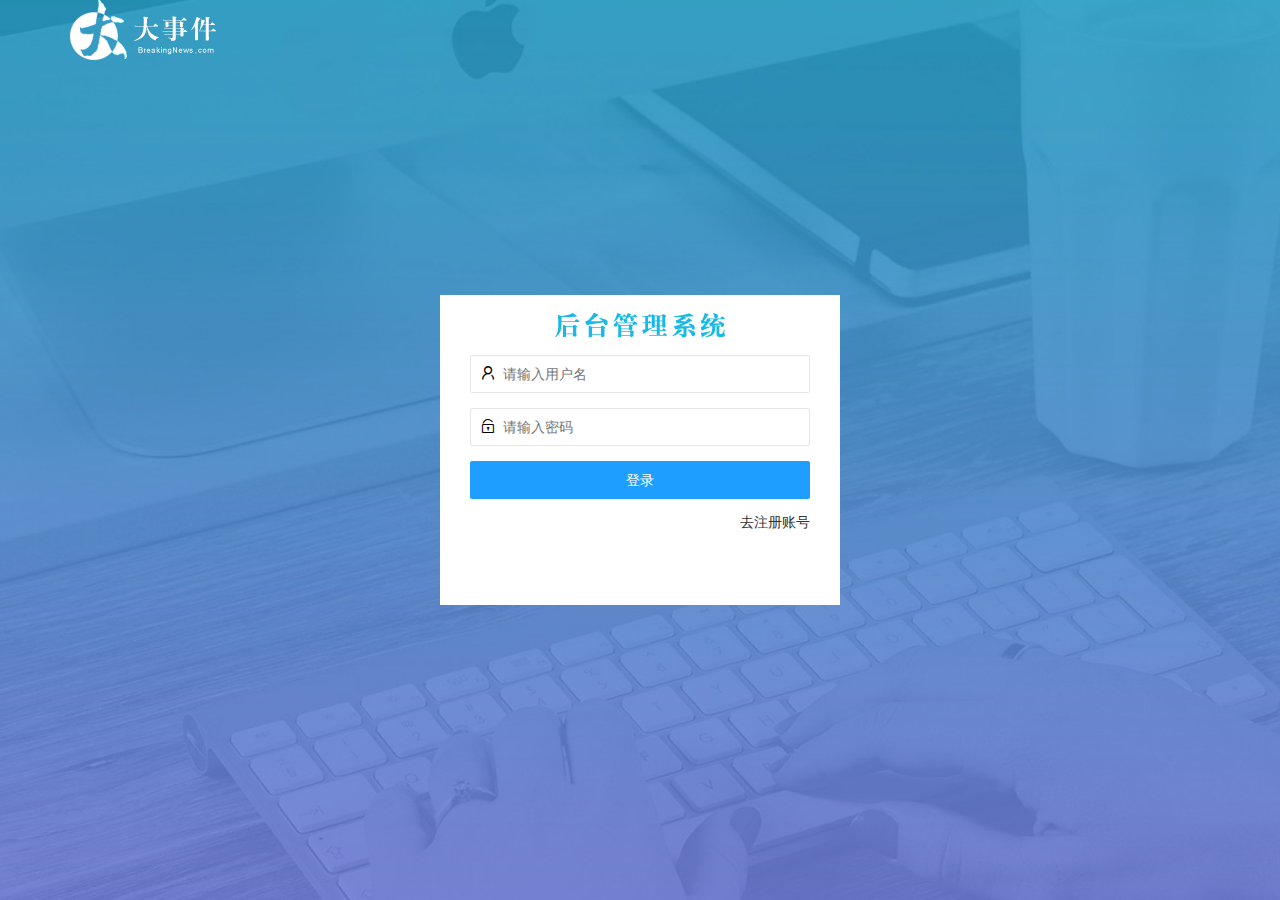
<file: login.html>
<!DOCTYPE html>
<html lang="en">

<head>
  <meta charset="UTF-8" />
  <meta name="viewport" content="width=device-width, initial-scale=1.0" />
  <title>大事件-登录/注册</title>
  <!-- 导入 LayUI 的样式 -->
  <link rel="stylesheet" href="./assets/lib/layui/css/layui.css" />
  <!-- 导入自己的样式表 -->
  <link rel="stylesheet" href="./assets/css/login.css" />
</head>

<body>
  <!-- 头部的 Logo 区域 -->
  <div class="layui-main">
    <img src="./assets/images/logo.png" alt="" />
  </div>

  <!-- 登录注册区域 -->
  <div class="loginAndRegBox">
    <div class="title-box"></div>
    <!-- 登录的div -->
    <div class="login-box">
      <!-- 登录的表单 -->
      <form class="layui-form" id="form_login">
        <!-- 用户名 -->
        <div class="layui-form-item">
          <i class="layui-icon layui-icon-username"></i>
          <input type="text" name="username" required lay-verify="required" placeholder="请输入用户名" autocomplete="off"
            class="layui-input" />
        </div>
        <!-- 密码 -->
        <div class="layui-form-item">
          <i class="layui-icon layui-icon-password"></i>
          <input type="password" name="password" required lay-verify="required|pwd" placeholder="请输入密码"
            autocomplete="off" class="layui-input" />
        </div>
        <!-- 登录按钮 -->
        <div class="layui-form-item">
          <!-- 注意：表单提交按钮和普通按钮的区别，就是 lay-submit 属性 -->
          <button class="layui-btn layui-btn-fluid layui-btn-normal" lay-submit>登录</button>
        </div>
        <div class="layui-form-item links">
          <a href="javascript:;" id="link_reg">去注册账号</a>
        </div>
      </form>
    </div>
    <!-- 注册的div -->
    <div class="reg-box">
      <!-- 注册的表单 -->
      <form class="layui-form" id="form_reg">
        <!-- 用户名 -->
        <div class="layui-form-item">
          <i class="layui-icon layui-icon-username"></i>
          <input type="text" name="username" required lay-verify="required" placeholder="请输入用户名" autocomplete="off"
            class="layui-input" />
        </div>
        <!-- 密码 -->
        <div class="layui-form-item">
          <i class="layui-icon layui-icon-password"></i>
          <input type="password" name="password" required lay-verify="required|pwd" placeholder="请输入密码"
            autocomplete="off" class="layui-input" />
        </div>
        <!-- 密码确认框 -->
        <div class="layui-form-item">
          <i class="layui-icon layui-icon-password"></i>
          <input type="password" name="repassword" required lay-verify="required|pwd|repwd" placeholder="再次确认密码"
            autocomplete="off" class="layui-input" />
        </div>
        <!-- 注册按钮 -->
        <div class="layui-form-item">
          <!-- 注意：表单提交按钮和普通按钮的区别，就是 lay-submit 属性 -->
          <button class="layui-btn layui-btn-fluid layui-btn-normal" lay-submit>注册</button>
        </div>
        <div class="layui-form-item links">
          <a href="javascript:;" id="link_login">去登录</a>
        </div>
      </form>
    </div>
  </div>

  <!-- 导入 Layui 的JS文件 -->
  <script src="./assets/lib/layui/layui.all.js"></script>
  <!-- 导入 JQuery -->
  <script src="./assets/lib/jquery.js"></script>
  <script src="./assets/js/baseAPI.js"></script>
  <!-- 导入自己的 JavaScript 脚本 -->
  <script src="./assets/js/login.js"></script>
</body>

</html>
</file>
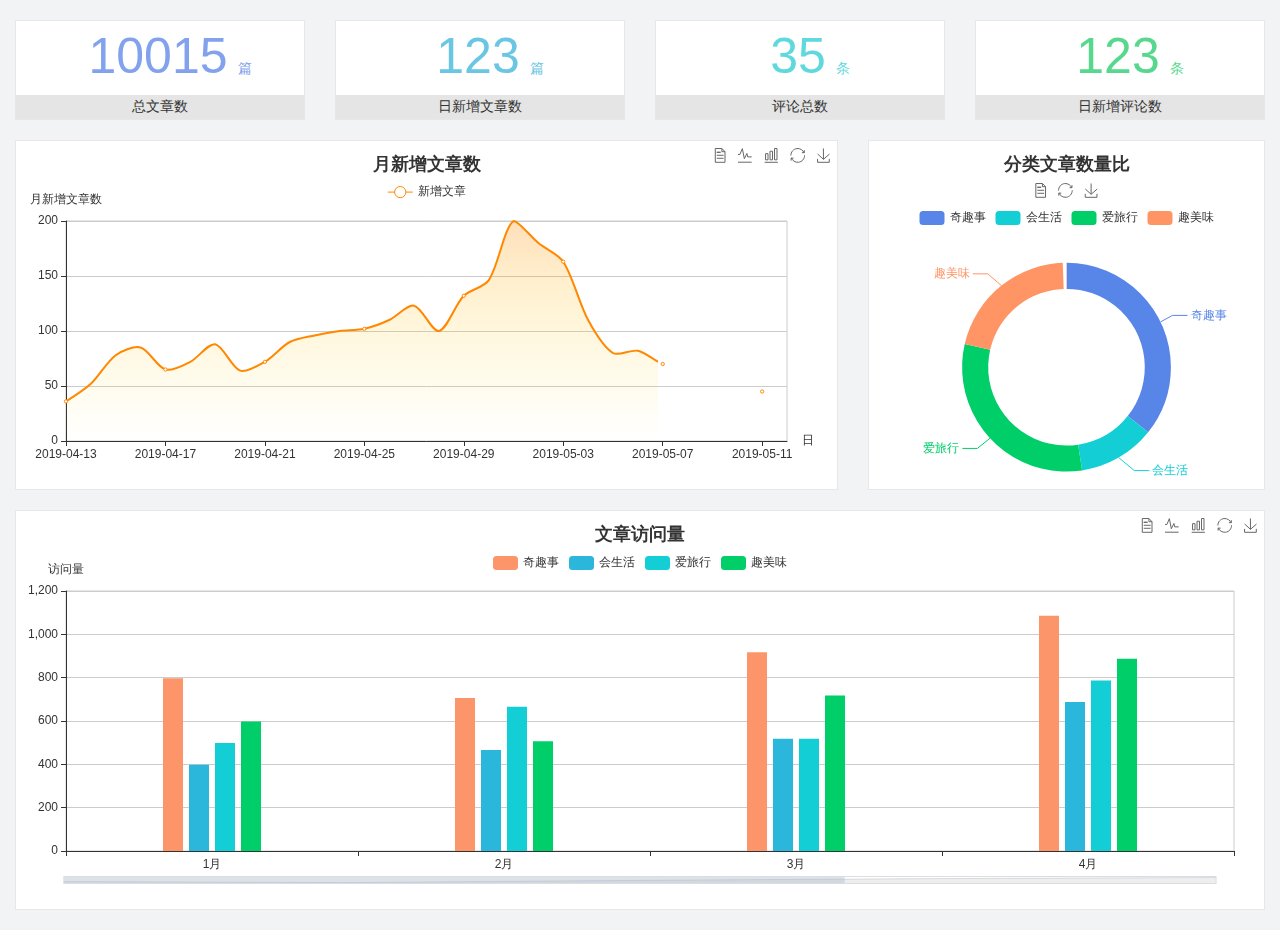
<file: home/dashboard.html>
<!DOCTYPE html>
<html lang="en">

<head>
  <meta charset="UTF-8">
  <meta name="viewport" content="width=device-width, initial-scale=1.0">
  <meta http-equiv="X-UA-Compatible" content="ie=edge">
  <title>图表统计</title>
  <link rel="stylesheet" href="../assets/lib/bootstrap.css" />
  <link rel="stylesheet" href="../assets/lib/main.css" />
  <script src="../assets/lib/jquery.js"></script>
  <script type="text/javascript" src="../assets/lib/echarts.min.js"></script>
</head>

<body>
  <div class="container-fluid">
    <div class="row spannel_list">
      <div class="col-sm-3 col-xs-6">
        <div class="spannel">
          <em>10015</em><span>篇</span>
          <b>总文章数</b>
        </div>
      </div>
      <div class="col-sm-3 col-xs-6">
        <div class="spannel scolor01">
          <em>123</em><span>篇</span>
          <b>日新增文章数</b>
        </div>
      </div>
      <div class="col-sm-3 col-xs-6">
        <div class="spannel scolor02">
          <em>35</em><span>条</span>
          <b>评论总数</b>
        </div>
      </div>
      <div class="col-sm-3 col-xs-6">
        <div class="spannel scolor03">
          <em>123</em><span>条</span>
          <b>日新增评论数</b>
        </div>
      </div>
    </div>
  </div>

  <div class="container-fluid">
    <div class="row curve-pie">
      <div class="col-lg-8 col-md-8">
        <div class="gragh_pannel" id="curve_show"></div>
      </div>
      <div class="col-lg-4 col-md-4">
        <div class="gragh_pannel" id="pie_show"></div>
      </div>
    </div>
  </div>

  <div class="container-fluid">
    <div class="column_pannel" id="column_show"></div>
  </div>

  <script>
    var oChart = echarts.init(document.getElementById('curve_show'));
    var aList_all = [
      { 'count': 36, 'date': '2019-04-13' },
      { 'count': 52, 'date': '2019-04-14' },
      { 'count': 78, 'date': '2019-04-15' },
      { 'count': 85, 'date': '2019-04-16' },
      { 'count': 65, 'date': '2019-04-17' },
      { 'count': 72, 'date': '2019-04-18' },
      { 'count': 88, 'date': '2019-04-19' },
      { 'count': 64, 'date': '2019-04-20' },
      { 'count': 72, 'date': '2019-04-21' },
      { 'count': 90, 'date': '2019-04-22' },
      { 'count': 96, 'date': '2019-04-23' },
      { 'count': 100, 'date': '2019-04-24' },
      { 'count': 102, 'date': '2019-04-25' },
      { 'count': 110, 'date': '2019-04-26' },
      { 'count': 123, 'date': '2019-04-27' },
      { 'count': 100, 'date': '2019-04-28' },
      { 'count': 132, 'date': '2019-04-29' },
      { 'count': 146, 'date': '2019-04-30' },
      { 'count': 200, 'date': '2019-05-01' },
      { 'count': 180, 'date': '2019-05-02' },
      { 'count': 163, 'date': '2019-05-03' },
      { 'count': 110, 'date': '2019-05-04' },
      { 'count': 80, 'date': '2019-05-05' },
      { 'count': 82, 'date': '2019-05-06' },
      { 'count': 70, 'date': '2019-05-07' },
      { 'count': 65, 'date': '2019-05-08' },
      { 'count': 54, 'date': '2019-05-09' },
      { 'count': 40, 'date': '2019-05-10' },
      { 'count': 45, 'date': '2019-05-11' },
      { 'count': 38, 'date': '2019-05-12' },
    ];

    let aCount = [];
    let aDate = [];

    for (var i = 0; i < aList_all.length; i++) {
      aCount.push(aList_all[i].count);
      aDate.push(aList_all[i].date);
    }

    var chartopt = {
      title: {
        text: '月新增文章数',
        left: 'center',
        top: '10'
      },
      tooltip: {
        trigger: 'axis'
      },
      legend: {
        data: ['新增文章'],
        top: '40'
      },
      toolbox: {
        show: true,
        feature: {
          mark: { show: true },
          dataView: { show: true, readOnly: false },
          magicType: { show: true, type: ['line', 'bar'] },
          restore: { show: true },
          saveAsImage: { show: true }
        }
      },
      calculable: true,
      xAxis: [
        {
          name: '日',
          type: 'category',
          boundaryGap: false,
          data: aDate
        }
      ],
      yAxis: [
        {
          name: '月新增文章数',
          type: 'value'
        }
      ],
      series: [
        {
          name: '新增文章',
          type: 'line',
          smooth: true,
          itemStyle: { normal: { areaStyle: { type: 'default' }, color: '#f80' }, lineStyle: { color: '#f80' } },
          data: aCount
        }],
      areaStyle: {
        normal: {
          color: new echarts.graphic.LinearGradient(0, 0, 0, 1, [{
            offset: 0,
            color: 'rgba(255,136,0,0.39)'
          }, {
            offset: .34,
            color: 'rgba(255,180,0,0.25)'
          }, {
            offset: 1,
            color: 'rgba(255,222,0,0.00)'
          }])

        }
      },
      grid: {
        show: true,
        x: 50,
        x2: 50,
        y: 80,
        height: 220
      }
    };

    oChart.setOption(chartopt);


    var oPie = echarts.init(document.getElementById('pie_show'));
    var oPieopt =
    {
      title: {
        top: 10,
        text: '分类文章数量比',
        x: 'center'
      },
      tooltip: {
        trigger: 'item',
        formatter: "{a} <br/>{b} : {c} ({d}%)"
      },
      color: ['#5885e8', '#13cfd5', '#00ce68', '#ff9565'],
      legend: {
        x: 'center',
        top: 65,
        data: ['奇趣事', '会生活', '爱旅行', '趣美味']
      },
      toolbox: {
        show: true,
        x: 'center',
        top: 35,
        feature: {
          mark: { show: true },
          dataView: { show: true, readOnly: false },
          magicType: {
            show: true,
            type: ['pie', 'funnel'],
            option: {
              funnel: {
                x: '25%',
                width: '50%',
                funnelAlign: 'left',
                max: 1548
              }
            }
          },
          restore: { show: true },
          saveAsImage: { show: true }
        }
      },
      calculable: true,
      series: [
        {
          name: '访问来源',
          type: 'pie',
          radius: ['45%', '60%'],
          center: ['50%', '65%'],
          data: [
            { value: 300, name: '奇趣事' },
            { value: 100, name: '会生活' },
            { value: 260, name: '爱旅行' },
            { value: 180, name: '趣美味' }
          ]
        }
      ]
    };
    oPie.setOption(oPieopt);



    var oColumn = this.echarts.init(document.getElementById('column_show'));
    var oColumnopt =
    {
      title: {
        text: '文章访问量',
        left: 'center',
        top: '10'
      },
      tooltip: {
        trigger: 'axis'
      },
      legend: {
        data: ['奇趣事', '会生活', '爱旅行', '趣美味'],
        top: '40'
      },
      toolbox: {
        show: true,
        feature: {
          mark: { show: true },
          dataView: { show: true, readOnly: false },
          magicType: { show: true, type: ['line', 'bar'] },
          restore: { show: true },
          saveAsImage: { show: true }
        }
      },
      calculable: true,
      xAxis: [
        {
          type: 'category',
          data: ['1月', '2月', '3月', '4月', '5月']
        }
      ],
      yAxis: [
        {
          name: '访问量',
          type: 'value'
        }
      ],
      series: [
        {
          name: '奇趣事',
          type: 'bar',
          barWidth: 20,
          itemStyle: {
            normal: { areaStyle: { type: 'default' }, color: '#fd956a' }
          },
          data: [800, 708, 920, 1090, 1200]
        },
        {
          name: '会生活',
          type: 'bar',
          barWidth: 20,
          itemStyle: {
            normal: { areaStyle: { type: 'default' }, color: '#2bb6db' }
          },
          data: [400, 468, 520, 690, 800]
        },
        {
          name: '爱旅行',
          type: 'bar',
          barWidth: 20,
          itemStyle: {
            normal: { areaStyle: { type: 'default' }, color: '#13cfd5' }
          },
          data: [500, 668, 520, 790, 900]
        },
        {
          name: '趣美味',
          type: 'bar',
          barWidth: 20,
          itemStyle: {
            normal: { areaStyle: { type: 'default' }, color: '#00ce68' }
          },
          data: [600, 508, 720, 890, 1000]
        }
      ],
      grid: {
        show: true,
        x: 50,
        x2: 30,
        y: 80,
        height: 260
      },
      dataZoom: [//给x轴设置滚动条
        {
          start: 0,//默认为0
          end: 100 - 1000 / 31,//默认为100
          type: 'slider',
          show: true,
          xAxisIndex: [0],
          handleSize: 0,//滑动条的 左右2个滑动条的大小
          height: 8,//组件高度
          left: 45, //左边的距离
          right: 50,//右边的距离
          bottom: 26,//右边的距离
          handleColor: '#ddd',//h滑动图标的颜色
          handleStyle: {
            borderColor: "#cacaca",
            borderWidth: "1",
            shadowBlur: 2,
            background: "#ddd",
            shadowColor: "#ddd",
          }
        }]
    };
    oColumn.setOption(oColumnopt);
  </script>
</body>

</html>
</file>
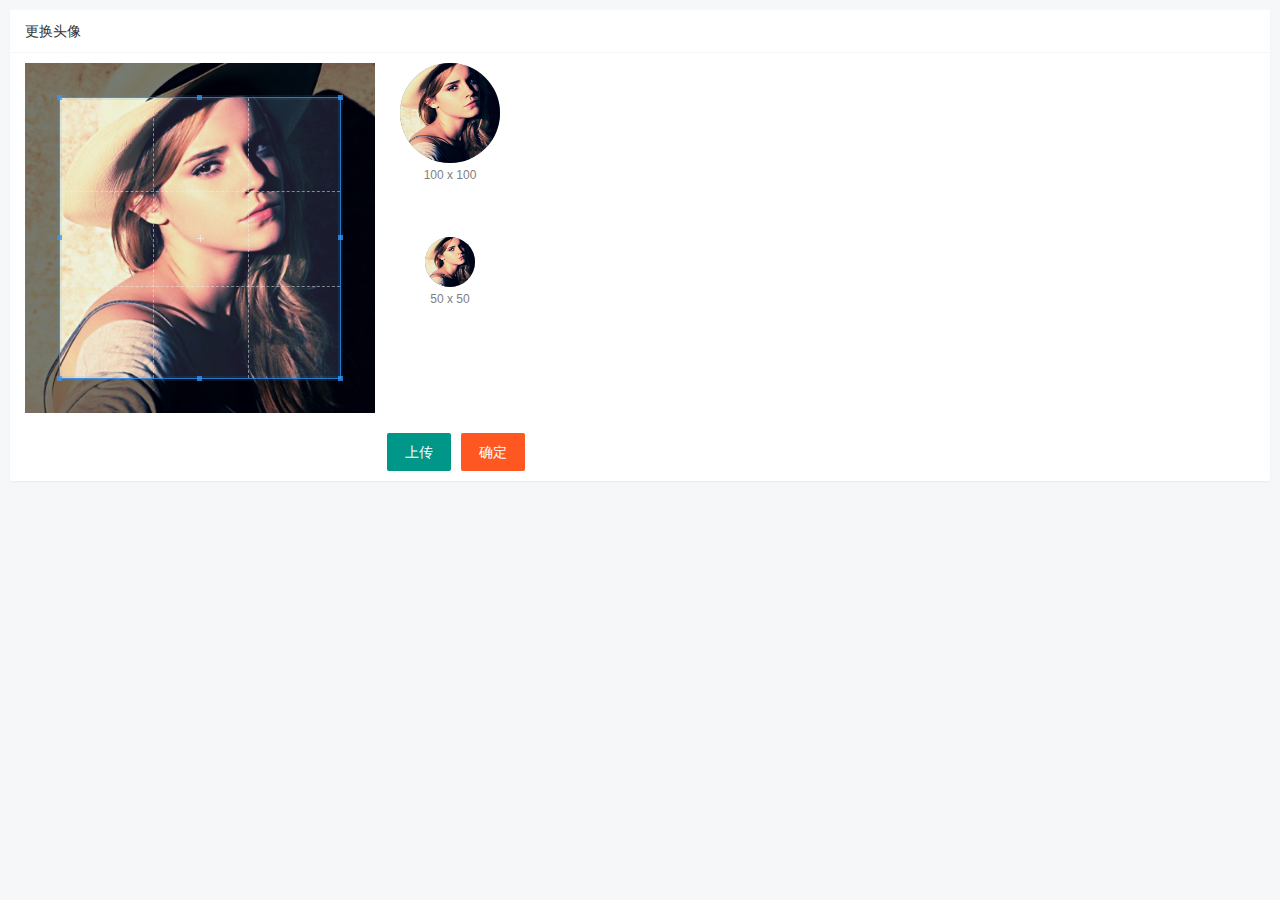
<file: user/user_avatar.html>
<!DOCTYPE html>
<html lang="en">

<head>
  <meta charset="UTF-8">
  <meta name="viewport" content="width=device-width, initial-scale=1.0">
  <link rel="stylesheet" href="../assets/lib/layui/css/layui.css">
  <link rel="stylesheet" href="../assets/lib/cropper/cropper.css">
  <link rel="stylesheet" href="../assets/css/user/user_avatar.css">
  <title>Document</title>
</head>

<body>
  <div class="layui-card">
    <div class="layui-card-header">更换头像</div>
    <div class="layui-card-body">
      <!-- 第一行的图片裁剪和预览区域 -->
      <div class="row1">
        <!-- 图片裁剪区域 -->
        <div class="cropper-box">
          <!-- 这个 img 标签很重要，将来会把它初始化为裁剪区域 -->
          <img id="image" src="../assets/images/sample.jpg" />
        </div>
        <!-- 图片的预览区域 -->
        <div class="preview-box">
          <div>
            <!-- 宽高为 100px 的预览区域 -->
            <div class="img-preview w100"></div>
            <p class="size">100 x 100</p>
          </div>
          <div>
            <!-- 宽高为 50px 的预览区域 -->
            <div class="img-preview w50"></div>
            <p class="size">50 x 50</p>
          </div>
        </div>
      </div>

      <!-- 第二行的按钮区域 -->
      <div class="row2">
        <input type="file" id="file" accept="image/jpg,image/png">
        <button type="button" class="layui-btn" id="upload">上传</button>
        <button type="button" class="layui-btn layui-btn-danger" id="uploadImg">确定</button>
      </div>
    </div>
  </div>
</body>
<script src="../assets/lib/jquery.js"></script>
<script src="../assets/lib/cropper/Cropper.js"></script>
<script src="../assets/lib/cropper/jquery-cropper.js"></script>
<script src="../assets/lib/layui/layui.all.js"></script>
<script src="../assets/js/baseAPI.js"></script>
<script src="../assets/js/user/user_avatar.js"></script>

</html>
</file>
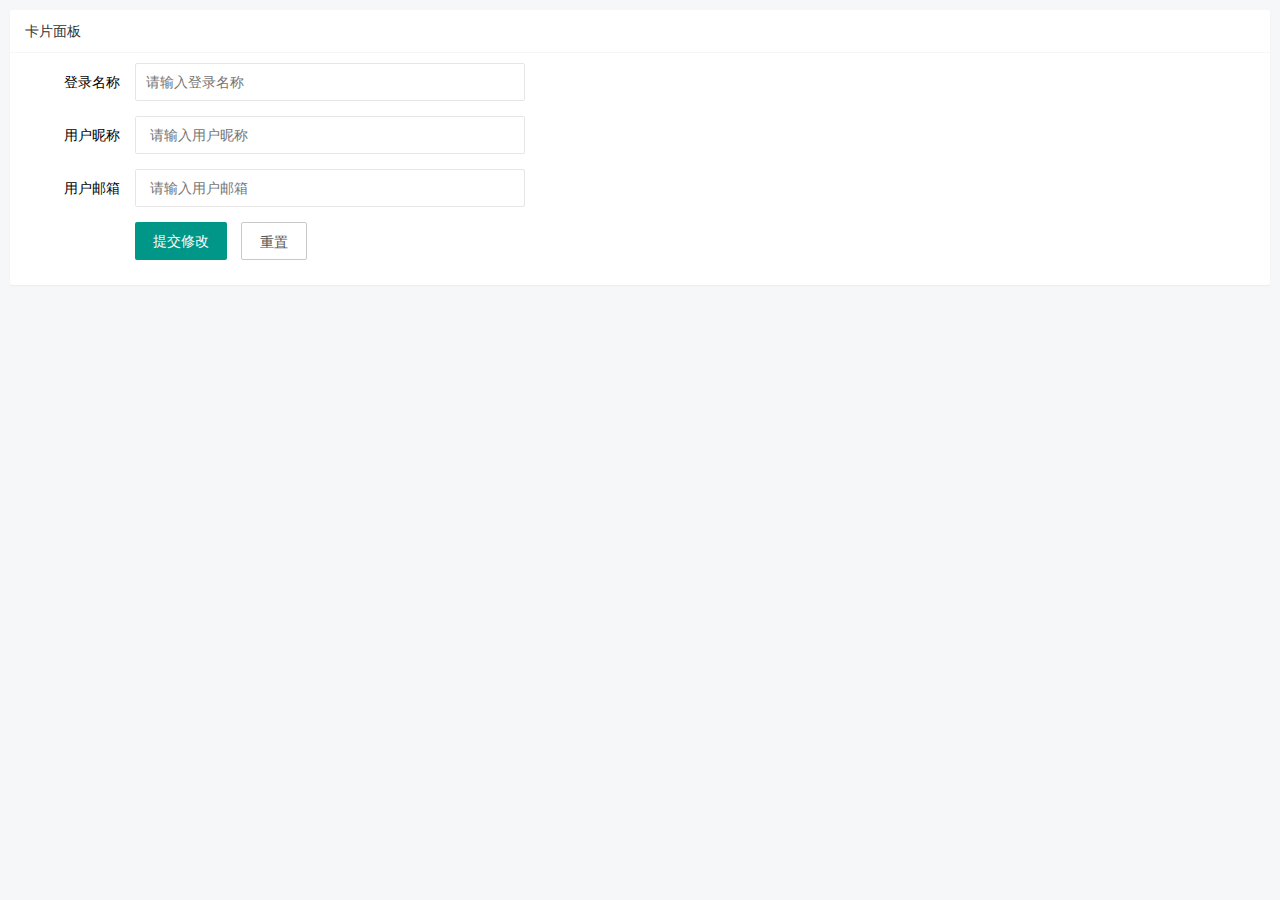
<file: user/user_info.html>
<!DOCTYPE html>
<html lang="en">

<head>
  <meta charset="UTF-8">
  <meta name="viewport" content="width=device-width, initial-scale=1.0">
  <link rel="stylesheet" href="../assets/lib/layui/css/layui.css">
  <link rel="stylesheet" href="../assets/css/user/user_info.css">
  <title>个人信息</title>
</head>

<body>
  <div class="layui-card">
    <div class="layui-card-header">卡片面板</div>
    <div class="layui-card-body">
      <form class="layui-form" lay-filter="formUserInfo">
        <input type="hidden" name="id">
        <div class="layui-form-item">
          <label class="layui-form-label">登录名称</label>
          <div class="layui-input-block">
            <input type="text" name="username" required lay-verify="required" placeholder="请输入登录名称" autocomplete="off"
              class="layui-input" readonly>
          </div>
        </div>
        <div class="layui-form-item">
          <label class="layui-form-label">用户昵称</label>
          <div class="layui-input-block">
            <input type="text" name="nickname" required lay-verify="required|nickname" placeholder=" 请输入用户昵称"
              autocomplete="off" class="layui-input">
          </div>
        </div>
        <div class="layui-form-item">
          <label class="layui-form-label">用户邮箱</label>
          <div class="layui-input-block">
            <input type="text" name="email" required lay-verify="required|email" placeholder=" 请输入用户邮箱"
              autocomplete="off" class="layui-input">
          </div>
        </div>
        <div class="layui-form-item">
          <div class="layui-input-block">
            <button class="layui-btn" lay-submit lay-filter="formDemo">提交修改</button>
            <button type="reset" class="layui-btn layui-btn-primary" id="btnReset">重置</button>
          </div>
        </div>
      </form>
    </div>
  </div>
</body>
<script src="../assets/lib/layui/layui.all.js"></script>
<script src="../assets/lib/jquery.js"></script>
<script src="../assets/js/baseAPI.js"></script>
<script src="../assets/js/user/user_info.js"></script>

</html>
</file>
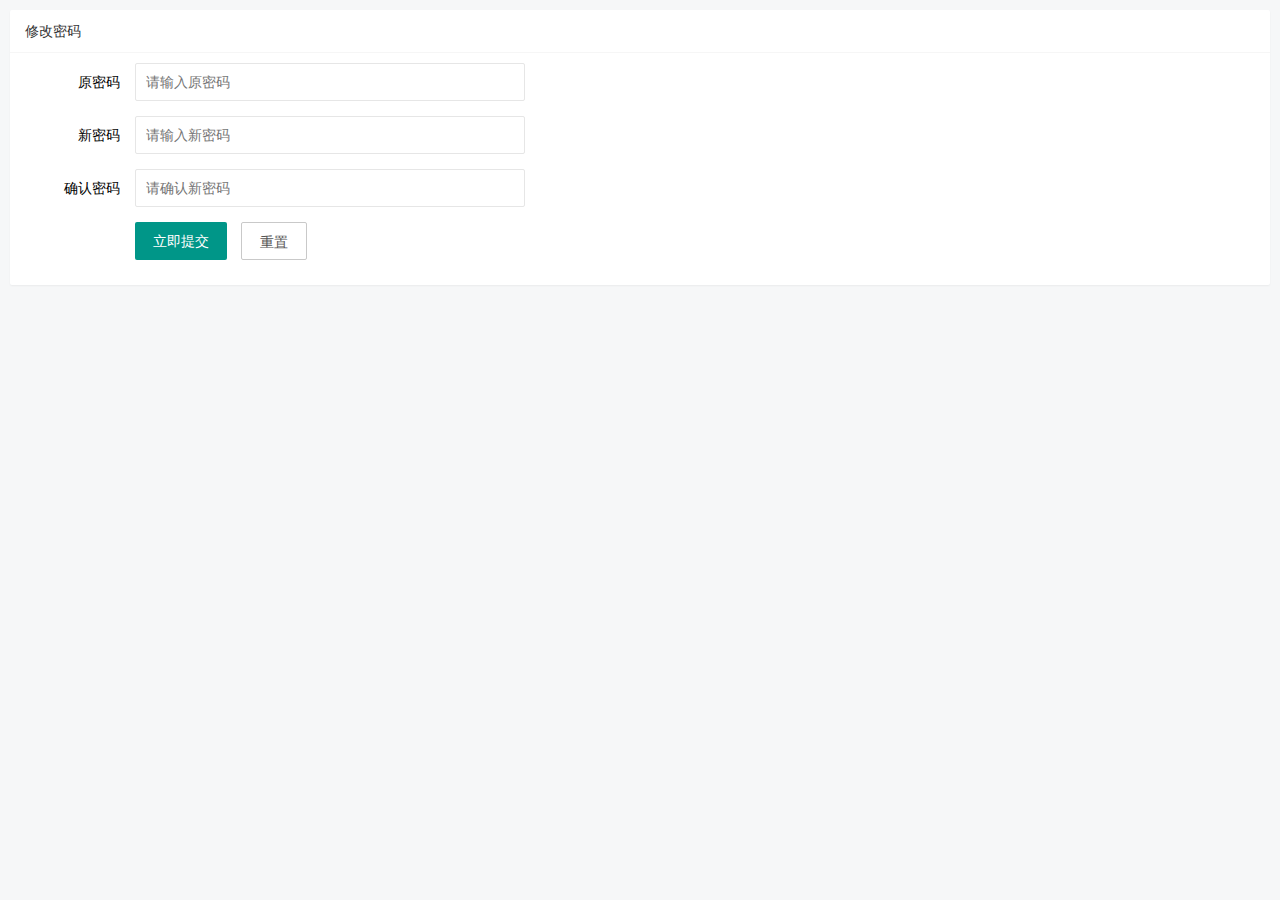
<file: user/user_psw.html>
<!DOCTYPE html>
<html lang="en">

<head>
  <meta charset="UTF-8">
  <meta name="viewport" content="width=device-width, initial-scale=1.0">
  <title>Document</title>
  <link rel="stylesheet" href="../assets/lib/layui/css/layui.css">
  <link rel="stylesheet" href="../assets/css/user/user_psw.css">
</head>

<body>
  <div class="layui-card">
    <div class="layui-card-header">修改密码</div>
    <div class="layui-card-body">
      <form class="layui-form">
        <div class="layui-form-item">
          <label class="layui-form-label">原密码</label>
          <div class="layui-input-block">
            <input type="password" name="oldpsw" required lay-verify="required|pwd" placeholder="请输入原密码"
              autocomplete="off" class="layui-input">
          </div>
        </div>
        <div class="layui-form-item">
          <label class="layui-form-label">新密码</label>
          <div class="layui-input-block">
            <input type="password" name="newpsw" required lay-verify="required|pwd|samePwd" placeholder="请输入新密码"
              autocomplete="off" class="layui-input">
          </div>
        </div>
        <div class="layui-form-item">
          <label class="layui-form-label">确认密码</label>
          <div class="layui-input-block">
            <input type="password" name="repsw" required lay-verify="required|pwd|rePwd" placeholder="请确认新密码"
              autocomplete="off" class="layui-input">
          </div>
        </div>
        <div class="layui-form-item">
          <div class="layui-input-block">
            <button class="layui-btn" lay-submit lay-filter="formDemo">立即提交</button>
            <button type="reset" class="layui-btn layui-btn-primary">重置</button>
          </div>
        </div>
      </form>
    </div>
  </div>

</body>
<script src="../assets/lib/layui/layui.all.js"></script>
<script src="../assets/lib/jquery.js"></script>
<script src="../assets/js/baseAPI.js"></script>
<script src="../assets/js/user/user_psw.js"></script>

</html>
</file>
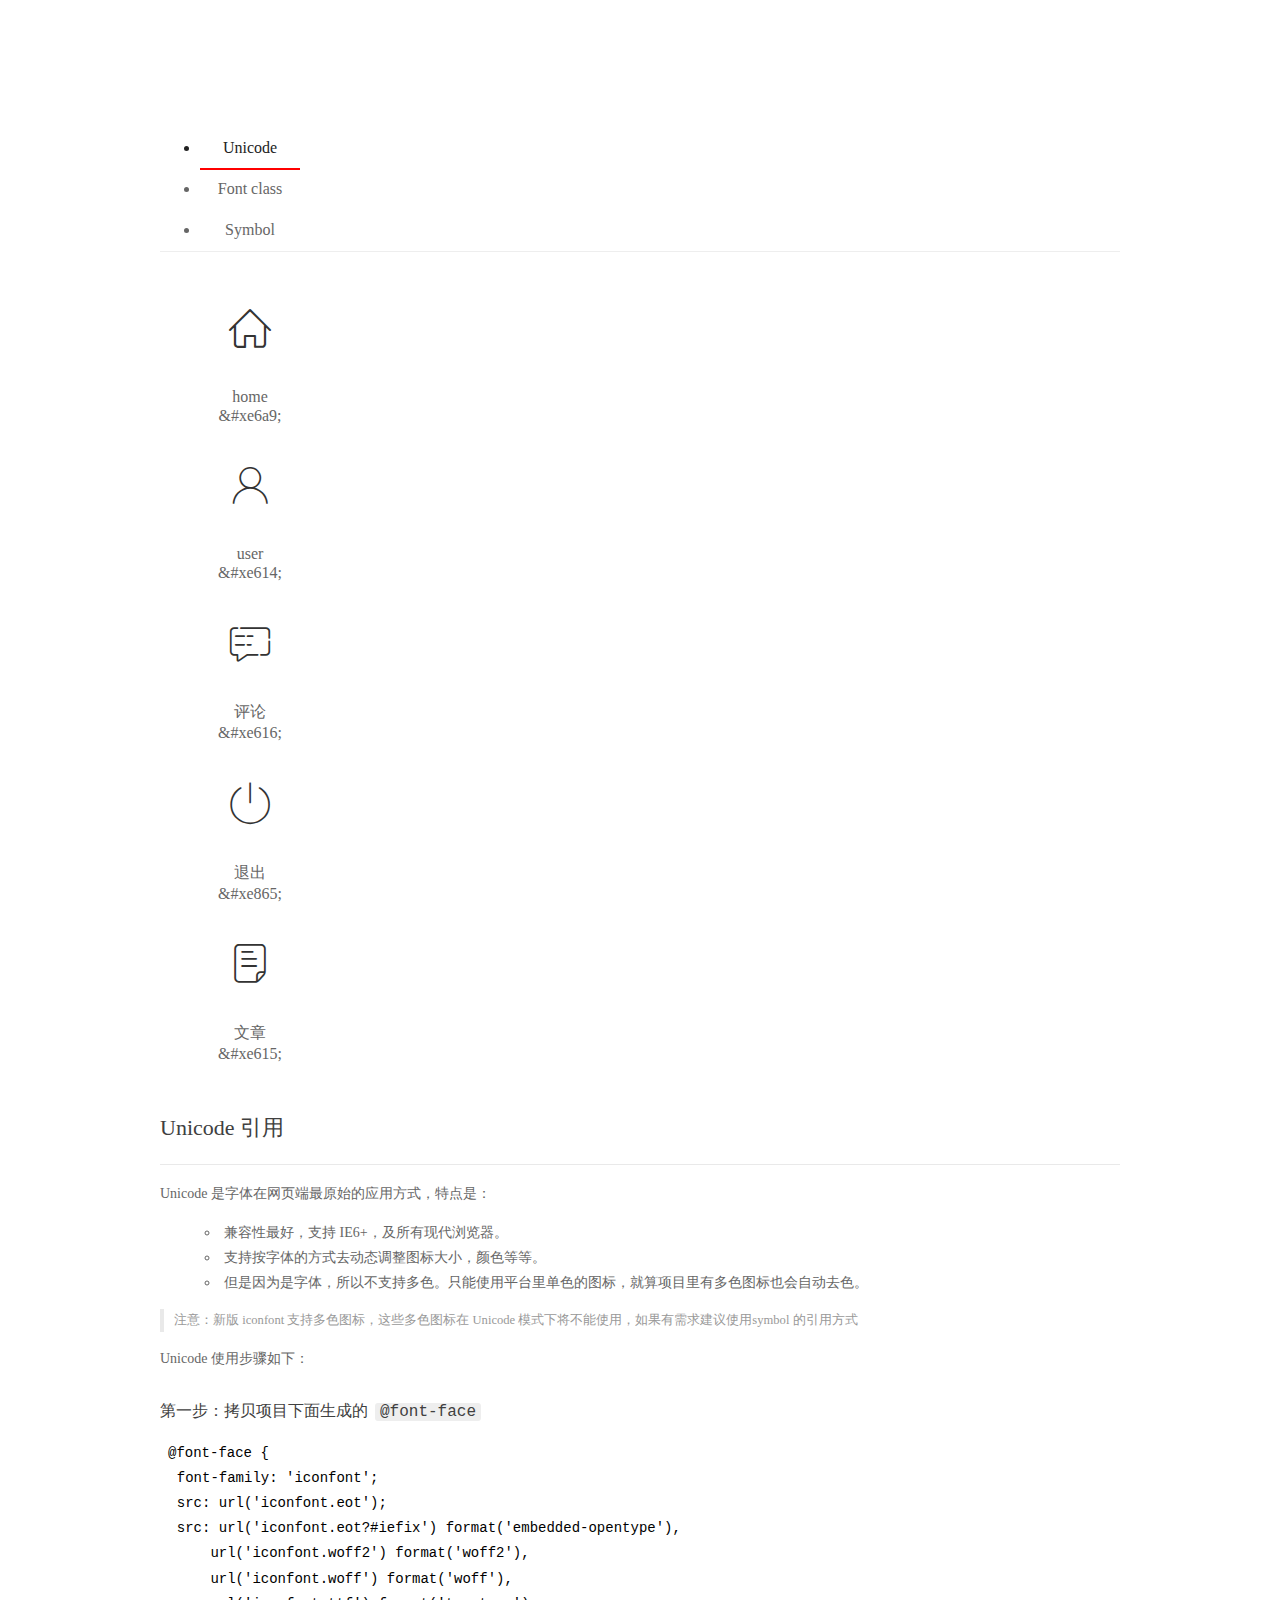
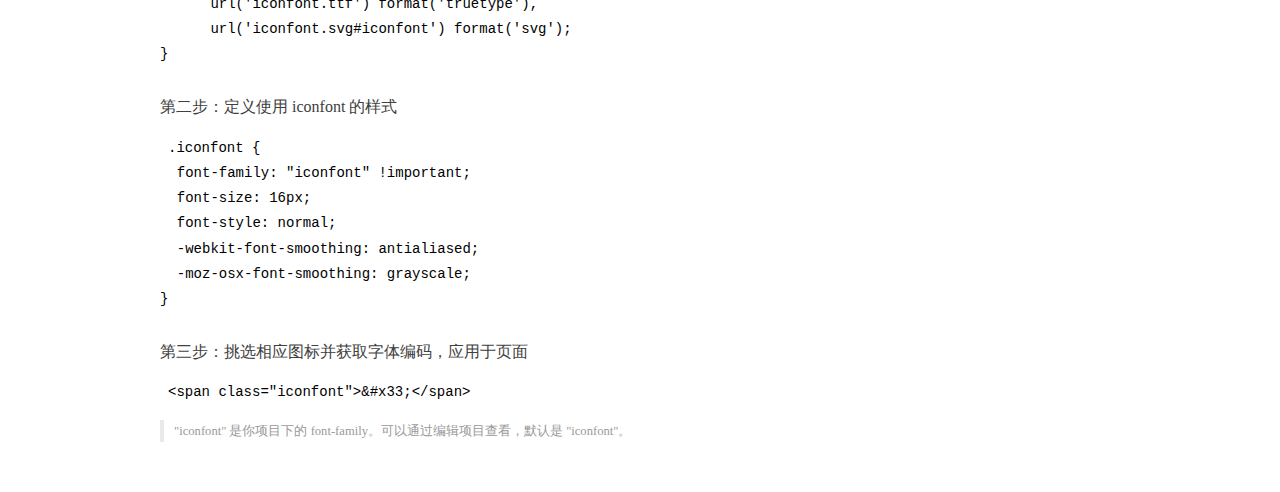
<file: assets/fonts/demo_index.html>
<!DOCTYPE html>
<html>
<head>
  <meta charset="utf-8"/>
  <title>IconFont Demo</title>
  <link rel="shortcut icon" href="https://gtms04.alicdn.com/tps/i4/TB1_oz6GVXXXXaFXpXXJDFnIXXX-64-64.ico" type="image/x-icon"/>
  <link rel="stylesheet" href="https://g.alicdn.com/thx/cube/1.3.2/cube.min.css">
  <link rel="stylesheet" href="demo.css">
  <link rel="stylesheet" href="iconfont.css">
  <script src="iconfont.js"></script>
  <!-- jQuery -->
  <script src="https://a1.alicdn.com/oss/uploads/2018/12/26/7bfddb60-08e8-11e9-9b04-53e73bb6408b.js"></script>
  <!-- 代码高亮 -->
  <script src="https://a1.alicdn.com/oss/uploads/2018/12/26/a3f714d0-08e6-11e9-8a15-ebf944d7534c.js"></script>
</head>
<body>
  <div class="main">
    <h1 class="logo"><a href="https://www.iconfont.cn/" title="iconfont 首页" target="_blank">&#xe86b;</a></h1>
    <div class="nav-tabs">
      <ul id="tabs" class="dib-box">
        <li class="dib active"><span>Unicode</span></li>
        <li class="dib"><span>Font class</span></li>
        <li class="dib"><span>Symbol</span></li>
      </ul>
      
    </div>
    <div class="tab-container">
      <div class="content unicode" style="display: block;">
          <ul class="icon_lists dib-box">
          
            <li class="dib">
              <span class="icon iconfont">&#xe6a9;</span>
                <div class="name">home</div>
                <div class="code-name">&amp;#xe6a9;</div>
              </li>
          
            <li class="dib">
              <span class="icon iconfont">&#xe614;</span>
                <div class="name">user</div>
                <div class="code-name">&amp;#xe614;</div>
              </li>
          
            <li class="dib">
              <span class="icon iconfont">&#xe616;</span>
                <div class="name">评论</div>
                <div class="code-name">&amp;#xe616;</div>
              </li>
          
            <li class="dib">
              <span class="icon iconfont">&#xe865;</span>
                <div class="name">退出</div>
                <div class="code-name">&amp;#xe865;</div>
              </li>
          
            <li class="dib">
              <span class="icon iconfont">&#xe615;</span>
                <div class="name">文章</div>
                <div class="code-name">&amp;#xe615;</div>
              </li>
          
          </ul>
          <div class="article markdown">
          <h2 id="unicode-">Unicode 引用</h2>
          <hr>

          <p>Unicode 是字体在网页端最原始的应用方式，特点是：</p>
          <ul>
            <li>兼容性最好，支持 IE6+，及所有现代浏览器。</li>
            <li>支持按字体的方式去动态调整图标大小，颜色等等。</li>
            <li>但是因为是字体，所以不支持多色。只能使用平台里单色的图标，就算项目里有多色图标也会自动去色。</li>
          </ul>
          <blockquote>
            <p>注意：新版 iconfont 支持多色图标，这些多色图标在 Unicode 模式下将不能使用，如果有需求建议使用symbol 的引用方式</p>
          </blockquote>
          <p>Unicode 使用步骤如下：</p>
          <h3 id="-font-face">第一步：拷贝项目下面生成的 <code>@font-face</code></h3>
<pre><code class="language-css"
>@font-face {
  font-family: 'iconfont';
  src: url('iconfont.eot');
  src: url('iconfont.eot?#iefix') format('embedded-opentype'),
      url('iconfont.woff2') format('woff2'),
      url('iconfont.woff') format('woff'),
      url('iconfont.ttf') format('truetype'),
      url('iconfont.svg#iconfont') format('svg');
}
</code></pre>
          <h3 id="-iconfont-">第二步：定义使用 iconfont 的样式</h3>
<pre><code class="language-css"
>.iconfont {
  font-family: "iconfont" !important;
  font-size: 16px;
  font-style: normal;
  -webkit-font-smoothing: antialiased;
  -moz-osx-font-smoothing: grayscale;
}
</code></pre>
          <h3 id="-">第三步：挑选相应图标并获取字体编码，应用于页面</h3>
<pre>
<code class="language-html"
>&lt;span class="iconfont"&gt;&amp;#x33;&lt;/span&gt;
</code></pre>
          <blockquote>
            <p>"iconfont" 是你项目下的 font-family。可以通过编辑项目查看，默认是 "iconfont"。</p>
          </blockquote>
          </div>
      </div>
      <div class="content font-class">
        <ul class="icon_lists dib-box">
          
          <li class="dib">
            <span class="icon iconfont icon-home"></span>
            <div class="name">
              home
            </div>
            <div class="code-name">.icon-home
            </div>
          </li>
          
          <li class="dib">
            <span class="icon iconfont icon-user"></span>
            <div class="name">
              user
            </div>
            <div class="code-name">.icon-user
            </div>
          </li>
          
          <li class="dib">
            <span class="icon iconfont icon-pinglun"></span>
            <div class="name">
              评论
            </div>
            <div class="code-name">.icon-pinglun
            </div>
          </li>
          
          <li class="dib">
            <span class="icon iconfont icon-tuichu"></span>
            <div class="name">
              退出
            </div>
            <div class="code-name">.icon-tuichu
            </div>
          </li>
          
          <li class="dib">
            <span class="icon iconfont icon-16"></span>
            <div class="name">
              文章
            </div>
            <div class="code-name">.icon-16
            </div>
          </li>
          
        </ul>
        <div class="article markdown">
        <h2 id="font-class-">font-class 引用</h2>
        <hr>

        <p>font-class 是 Unicode 使用方式的一种变种，主要是解决 Unicode 书写不直观，语意不明确的问题。</p>
        <p>与 Unicode 使用方式相比，具有如下特点：</p>
        <ul>
          <li>兼容性良好，支持 IE8+，及所有现代浏览器。</li>
          <li>相比于 Unicode 语意明确，书写更直观。可以很容易分辨这个 icon 是什么。</li>
          <li>因为使用 class 来定义图标，所以当要替换图标时，只需要修改 class 里面的 Unicode 引用。</li>
          <li>不过因为本质上还是使用的字体，所以多色图标还是不支持的。</li>
        </ul>
        <p>使用步骤如下：</p>
        <h3 id="-fontclass-">第一步：引入项目下面生成的 fontclass 代码：</h3>
<pre><code class="language-html">&lt;link rel="stylesheet" href="./iconfont.css"&gt;
</code></pre>
        <h3 id="-">第二步：挑选相应图标并获取类名，应用于页面：</h3>
<pre><code class="language-html">&lt;span class="iconfont icon-xxx"&gt;&lt;/span&gt;
</code></pre>
        <blockquote>
          <p>"
            iconfont" 是你项目下的 font-family。可以通过编辑项目查看，默认是 "iconfont"。</p>
        </blockquote>
      </div>
      </div>
      <div class="content symbol">
          <ul class="icon_lists dib-box">
          
            <li class="dib">
                <svg class="icon svg-icon" aria-hidden="true">
                  <use xlink:href="#icon-home"></use>
                </svg>
                <div class="name">home</div>
                <div class="code-name">#icon-home</div>
            </li>
          
            <li class="dib">
                <svg class="icon svg-icon" aria-hidden="true">
                  <use xlink:href="#icon-user"></use>
                </svg>
                <div class="name">user</div>
                <div class="code-name">#icon-user</div>
            </li>
          
            <li class="dib">
                <svg class="icon svg-icon" aria-hidden="true">
                  <use xlink:href="#icon-pinglun"></use>
                </svg>
                <div class="name">评论</div>
                <div class="code-name">#icon-pinglun</div>
            </li>
          
            <li class="dib">
                <svg class="icon svg-icon" aria-hidden="true">
                  <use xlink:href="#icon-tuichu"></use>
                </svg>
                <div class="name">退出</div>
                <div class="code-name">#icon-tuichu</div>
            </li>
          
            <li class="dib">
                <svg class="icon svg-icon" aria-hidden="true">
                  <use xlink:href="#icon-16"></use>
                </svg>
                <div class="name">文章</div>
                <div class="code-name">#icon-16</div>
            </li>
          
          </ul>
          <div class="article markdown">
          <h2 id="symbol-">Symbol 引用</h2>
          <hr>

          <p>这是一种全新的使用方式，应该说这才是未来的主流，也是平台目前推荐的用法。相关介绍可以参考这篇<a href="">文章</a>
            这种用法其实是做了一个 SVG 的集合，与另外两种相比具有如下特点：</p>
          <ul>
            <li>支持多色图标了，不再受单色限制。</li>
            <li>通过一些技巧，支持像字体那样，通过 <code>font-size</code>, <code>color</code> 来调整样式。</li>
            <li>兼容性较差，支持 IE9+，及现代浏览器。</li>
            <li>浏览器渲染 SVG 的性能一般，还不如 png。</li>
          </ul>
          <p>使用步骤如下：</p>
          <h3 id="-symbol-">第一步：引入项目下面生成的 symbol 代码：</h3>
<pre><code class="language-html">&lt;script src="./iconfont.js"&gt;&lt;/script&gt;
</code></pre>
          <h3 id="-css-">第二步：加入通用 CSS 代码（引入一次就行）：</h3>
<pre><code class="language-html">&lt;style&gt;
.icon {
  width: 1em;
  height: 1em;
  vertical-align: -0.15em;
  fill: currentColor;
  overflow: hidden;
}
&lt;/style&gt;
</code></pre>
          <h3 id="-">第三步：挑选相应图标并获取类名，应用于页面：</h3>
<pre><code class="language-html">&lt;svg class="icon" aria-hidden="true"&gt;
  &lt;use xlink:href="#icon-xxx"&gt;&lt;/use&gt;
&lt;/svg&gt;
</code></pre>
          </div>
      </div>

    </div>
  </div>
  <script>
  $(document).ready(function () {
      $('.tab-container .content:first').show()

      $('#tabs li').click(function (e) {
        var tabContent = $('.tab-container .content')
        var index = $(this).index()

        if ($(this).hasClass('active')) {
          return
        } else {
          $('#tabs li').removeClass('active')
          $(this).addClass('active')

          tabContent.hide().eq(index).fadeIn()
        }
      })
    })
  </script>
</body>
</html>
</file>
<file: assets/lib/layui/css/layui.css>
/** layui-v2.5.5 MIT License By https://www.layui.com */
 .layui-inline,img{display:inline-block;vertical-align:middle}h1,h2,h3,h4,h5,h6{font-weight:400}.layui-edge,.layui-header,.layui-inline,.layui-main{position:relative}.layui-body,.layui-edge,.layui-elip{overflow:hidden}.layui-btn,.layui-edge,.layui-inline,img{vertical-align:middle}.layui-btn,.layui-disabled,.layui-icon,.layui-unselect{-moz-user-select:none;-webkit-user-select:none;-ms-user-select:none}.layui-elip,.layui-form-checkbox span,.layui-form-pane .layui-form-label{text-overflow:ellipsis;white-space:nowrap}.layui-breadcrumb,.layui-tree-btnGroup{visibility:hidden}blockquote,body,button,dd,div,dl,dt,form,h1,h2,h3,h4,h5,h6,input,li,ol,p,pre,td,textarea,th,ul{margin:0;padding:0;-webkit-tap-highlight-color:rgba(0,0,0,0)}a:active,a:hover{outline:0}img{border:none}li{list-style:none}table{border-collapse:collapse;border-spacing:0}h4,h5,h6{font-size:100%}button,input,optgroup,option,select,textarea{font-family:inherit;font-size:inherit;font-style:inherit;font-weight:inherit;outline:0}pre{white-space:pre-wrap;white-space:-moz-pre-wrap;white-space:-pre-wrap;white-space:-o-pre-wrap;word-wrap:break-word}body{line-height:24px;font:14px Helvetica Neue,Helvetica,PingFang SC,Tahoma,Arial,sans-serif}hr{height:1px;margin:10px 0;border:0;clear:both}a{color:#333;text-decoration:none}a:hover{color:#777}a cite{font-style:normal;*cursor:pointer}.layui-border-box,.layui-border-box *{box-sizing:border-box}.layui-box,.layui-box *{box-sizing:content-box}.layui-clear{clear:both;*zoom:1}.layui-clear:after{content:'\20';clear:both;*zoom:1;display:block;height:0}.layui-inline{*display:inline;*zoom:1}.layui-edge{display:inline-block;width:0;height:0;border-width:6px;border-style:dashed;border-color:transparent}.layui-edge-top{top:-4px;border-bottom-color:#999;border-bottom-style:solid}.layui-edge-right{border-left-color:#999;border-left-style:solid}.layui-edge-bottom{top:2px;border-top-color:#999;border-top-style:solid}.layui-edge-left{border-right-color:#999;border-right-style:solid}.layui-disabled,.layui-disabled:hover{color:#d2d2d2!important;cursor:not-allowed!important}.layui-circle{border-radius:100%}.layui-show{display:block!important}.layui-hide{display:none!important}@font-face{font-family:layui-icon;src:url(../font/iconfont.eot?v=250);src:url(../font/iconfont.eot?v=250#iefix) format('embedded-opentype'),url(../font/iconfont.woff2?v=250) format('woff2'),url(../font/iconfont.woff?v=250) format('woff'),url(../font/iconfont.ttf?v=250) format('truetype'),url(../font/iconfont.svg?v=250#layui-icon) format('svg')}.layui-icon{font-family:layui-icon!important;font-size:16px;font-style:normal;-webkit-font-smoothing:antialiased;-moz-osx-font-smoothing:grayscale}.layui-icon-reply-fill:before{content:"\e611"}.layui-icon-set-fill:before{content:"\e614"}.layui-icon-menu-fill:before{content:"\e60f"}.layui-icon-search:before{content:"\e615"}.layui-icon-share:before{content:"\e641"}.layui-icon-set-sm:before{content:"\e620"}.layui-icon-engine:before{content:"\e628"}.layui-icon-close:before{content:"\1006"}.layui-icon-close-fill:before{content:"\1007"}.layui-icon-chart-screen:before{content:"\e629"}.layui-icon-star:before{content:"\e600"}.layui-icon-circle-dot:before{content:"\e617"}.layui-icon-chat:before{content:"\e606"}.layui-icon-release:before{content:"\e609"}.layui-icon-list:before{content:"\e60a"}.layui-icon-chart:before{content:"\e62c"}.layui-icon-ok-circle:before{content:"\1005"}.layui-icon-layim-theme:before{content:"\e61b"}.layui-icon-table:before{content:"\e62d"}.layui-icon-right:before{content:"\e602"}.layui-icon-left:before{content:"\e603"}.layui-icon-cart-simple:before{content:"\e698"}.layui-icon-face-cry:before{content:"\e69c"}.layui-icon-face-smile:before{content:"\e6af"}.layui-icon-survey:before{content:"\e6b2"}.layui-icon-tree:before{content:"\e62e"}.layui-icon-upload-circle:before{content:"\e62f"}.layui-icon-add-circle:before{content:"\e61f"}.layui-icon-download-circle:before{content:"\e601"}.layui-icon-templeate-1:before{content:"\e630"}.layui-icon-util:before{content:"\e631"}.layui-icon-face-surprised:before{content:"\e664"}.layui-icon-edit:before{content:"\e642"}.layui-icon-speaker:before{content:"\e645"}.layui-icon-down:before{content:"\e61a"}.layui-icon-file:before{content:"\e621"}.layui-icon-layouts:before{content:"\e632"}.layui-icon-rate-half:before{content:"\e6c9"}.layui-icon-add-circle-fine:before{content:"\e608"}.layui-icon-prev-circle:before{content:"\e633"}.layui-icon-read:before{content:"\e705"}.layui-icon-404:before{content:"\e61c"}.layui-icon-carousel:before{content:"\e634"}.layui-icon-help:before{content:"\e607"}.layui-icon-code-circle:before{content:"\e635"}.layui-icon-water:before{content:"\e636"}.layui-icon-username:before{content:"\e66f"}.layui-icon-find-fill:before{content:"\e670"}.layui-icon-about:before{content:"\e60b"}.layui-icon-location:before{content:"\e715"}.layui-icon-up:before{content:"\e619"}.layui-icon-pause:before{content:"\e651"}.layui-icon-date:before{content:"\e637"}.layui-icon-layim-uploadfile:before{content:"\e61d"}.layui-icon-delete:before{content:"\e640"}.layui-icon-play:before{content:"\e652"}.layui-icon-top:before{content:"\e604"}.layui-icon-friends:before{content:"\e612"}.layui-icon-refresh-3:before{content:"\e9aa"}.layui-icon-ok:before{content:"\e605"}.layui-icon-layer:before{content:"\e638"}.layui-icon-face-smile-fine:before{content:"\e60c"}.layui-icon-dollar:before{content:"\e659"}.layui-icon-group:before{content:"\e613"}.layui-icon-layim-download:before{content:"\e61e"}.layui-icon-picture-fine:before{content:"\e60d"}.layui-icon-link:before{content:"\e64c"}.layui-icon-diamond:before{content:"\e735"}.layui-icon-log:before{content:"\e60e"}.layui-icon-rate-solid:before{content:"\e67a"}.layui-icon-fonts-del:before{content:"\e64f"}.layui-icon-unlink:before{content:"\e64d"}.layui-icon-fonts-clear:before{content:"\e639"}.layui-icon-triangle-r:before{content:"\e623"}.layui-icon-circle:before{content:"\e63f"}.layui-icon-radio:before{content:"\e643"}.layui-icon-align-center:before{content:"\e647"}.layui-icon-align-right:before{content:"\e648"}.layui-icon-align-left:before{content:"\e649"}.layui-icon-loading-1:before{content:"\e63e"}.layui-icon-return:before{content:"\e65c"}.layui-icon-fonts-strong:before{content:"\e62b"}.layui-icon-upload:before{content:"\e67c"}.layui-icon-dialogue:before{content:"\e63a"}.layui-icon-video:before{content:"\e6ed"}.layui-icon-headset:before{content:"\e6fc"}.layui-icon-cellphone-fine:before{content:"\e63b"}.layui-icon-add-1:before{content:"\e654"}.layui-icon-face-smile-b:before{content:"\e650"}.layui-icon-fonts-html:before{content:"\e64b"}.layui-icon-form:before{content:"\e63c"}.layui-icon-cart:before{content:"\e657"}.layui-icon-camera-fill:before{content:"\e65d"}.layui-icon-tabs:before{content:"\e62a"}.layui-icon-fonts-code:before{content:"\e64e"}.layui-icon-fire:before{content:"\e756"}.layui-icon-set:before{content:"\e716"}.layui-icon-fonts-u:before{content:"\e646"}.layui-icon-triangle-d:before{content:"\e625"}.layui-icon-tips:before{content:"\e702"}.layui-icon-picture:before{content:"\e64a"}.layui-icon-more-vertical:before{content:"\e671"}.layui-icon-flag:before{content:"\e66c"}.layui-icon-loading:before{content:"\e63d"}.layui-icon-fonts-i:before{content:"\e644"}.layui-icon-refresh-1:before{content:"\e666"}.layui-icon-rmb:before{content:"\e65e"}.layui-icon-home:before{content:"\e68e"}.layui-icon-user:before{content:"\e770"}.layui-icon-notice:before{content:"\e667"}.layui-icon-login-weibo:before{content:"\e675"}.layui-icon-voice:before{content:"\e688"}.layui-icon-upload-drag:before{content:"\e681"}.layui-icon-login-qq:before{content:"\e676"}.layui-icon-snowflake:before{content:"\e6b1"}.layui-icon-file-b:before{content:"\e655"}.layui-icon-template:before{content:"\e663"}.layui-icon-auz:before{content:"\e672"}.layui-icon-console:before{content:"\e665"}.layui-icon-app:before{content:"\e653"}.layui-icon-prev:before{content:"\e65a"}.layui-icon-website:before{content:"\e7ae"}.layui-icon-next:before{content:"\e65b"}.layui-icon-component:before{content:"\e857"}.layui-icon-more:before{content:"\e65f"}.layui-icon-login-wechat:before{content:"\e677"}.layui-icon-shrink-right:before{content:"\e668"}.layui-icon-spread-left:before{content:"\e66b"}.layui-icon-camera:before{content:"\e660"}.layui-icon-note:before{content:"\e66e"}.layui-icon-refresh:before{content:"\e669"}.layui-icon-female:before{content:"\e661"}.layui-icon-male:before{content:"\e662"}.layui-icon-password:before{content:"\e673"}.layui-icon-senior:before{content:"\e674"}.layui-icon-theme:before{content:"\e66a"}.layui-icon-tread:before{content:"\e6c5"}.layui-icon-praise:before{content:"\e6c6"}.layui-icon-star-fill:before{content:"\e658"}.layui-icon-rate:before{content:"\e67b"}.layui-icon-template-1:before{content:"\e656"}.layui-icon-vercode:before{content:"\e679"}.layui-icon-cellphone:before{content:"\e678"}.layui-icon-screen-full:before{content:"\e622"}.layui-icon-screen-restore:before{content:"\e758"}.layui-icon-cols:before{content:"\e610"}.layui-icon-export:before{content:"\e67d"}.layui-icon-print:before{content:"\e66d"}.layui-icon-slider:before{content:"\e714"}.layui-icon-addition:before{content:"\e624"}.layui-icon-subtraction:before{content:"\e67e"}.layui-icon-service:before{content:"\e626"}.layui-icon-transfer:before{content:"\e691"}.layui-main{width:1140px;margin:0 auto}.layui-header{z-index:1000;height:60px}.layui-header a:hover{transition:all .5s;-webkit-transition:all .5s}.layui-side{position:fixed;left:0;top:0;bottom:0;z-index:999;width:200px;overflow-x:hidden}.layui-side-scroll{position:relative;width:220px;height:100%;overflow-x:hidden}.layui-body{position:absolute;left:200px;right:0;top:0;bottom:0;z-index:998;width:auto;overflow-y:auto;box-sizing:border-box}.layui-layout-body{overflow:hidden}.layui-layout-admin .layui-header{background-color:#23262E}.layui-layout-admin .layui-side{top:60px;width:200px;overflow-x:hidden}.layui-layout-admin .layui-body{position:fixed;top:60px;bottom:44px}.layui-layout-admin .layui-main{width:auto;margin:0 15px}.layui-layout-admin .layui-footer{position:fixed;left:200px;right:0;bottom:0;height:44px;line-height:44px;padding:0 15px;background-color:#eee}.layui-layout-admin .layui-logo{position:absolute;left:0;top:0;width:200px;height:100%;line-height:60px;text-align:center;color:#009688;font-size:16px}.layui-layout-admin .layui-header .layui-nav{background:0 0}.layui-layout-left{position:absolute!important;left:200px;top:0}.layui-layout-right{position:absolute!important;right:0;top:0}.layui-container{position:relative;margin:0 auto;padding:0 15px;box-sizing:border-box}.layui-fluid{position:relative;margin:0 auto;padding:0 15px}.layui-row:after,.layui-row:before{content:'';display:block;clear:both}.layui-col-lg1,.layui-col-lg10,.layui-col-lg11,.layui-col-lg12,.layui-col-lg2,.layui-col-lg3,.layui-col-lg4,.layui-col-lg5,.layui-col-lg6,.layui-col-lg7,.layui-col-lg8,.layui-col-lg9,.layui-col-md1,.layui-col-md10,.layui-col-md11,.layui-col-md12,.layui-col-md2,.layui-col-md3,.layui-col-md4,.layui-col-md5,.layui-col-md6,.layui-col-md7,.layui-col-md8,.layui-col-md9,.layui-col-sm1,.layui-col-sm10,.layui-col-sm11,.layui-col-sm12,.layui-col-sm2,.layui-col-sm3,.layui-col-sm4,.layui-col-sm5,.layui-col-sm6,.layui-col-sm7,.layui-col-sm8,.layui-col-sm9,.layui-col-xs1,.layui-col-xs10,.layui-col-xs11,.layui-col-xs12,.layui-col-xs2,.layui-col-xs3,.layui-col-xs4,.layui-col-xs5,.layui-col-xs6,.layui-col-xs7,.layui-col-xs8,.layui-col-xs9{position:relative;display:block;box-sizing:border-box}.layui-col-xs1,.layui-col-xs10,.layui-col-xs11,.layui-col-xs12,.layui-col-xs2,.layui-col-xs3,.layui-col-xs4,.layui-col-xs5,.layui-col-xs6,.layui-col-xs7,.layui-col-xs8,.layui-col-xs9{float:left}.layui-col-xs1{width:8.33333333%}.layui-col-xs2{width:16.66666667%}.layui-col-xs3{width:25%}.layui-col-xs4{width:33.33333333%}.layui-col-xs5{width:41.66666667%}.layui-col-xs6{width:50%}.layui-col-xs7{width:58.33333333%}.layui-col-xs8{width:66.66666667%}.layui-col-xs9{width:75%}.layui-col-xs10{width:83.33333333%}.layui-col-xs11{width:91.66666667%}.layui-col-xs12{width:100%}.layui-col-xs-offset1{margin-left:8.33333333%}.layui-col-xs-offset2{margin-left:16.66666667%}.layui-col-xs-offset3{margin-left:25%}.layui-col-xs-offset4{margin-left:33.33333333%}.layui-col-xs-offset5{margin-left:41.66666667%}.layui-col-xs-offset6{margin-left:50%}.layui-col-xs-offset7{margin-left:58.33333333%}.layui-col-xs-offset8{margin-left:66.66666667%}.layui-col-xs-offset9{margin-left:75%}.layui-col-xs-offset10{margin-left:83.33333333%}.layui-col-xs-offset11{margin-left:91.66666667%}.layui-col-xs-offset12{margin-left:100%}@media screen and (max-width:768px){.layui-hide-xs{display:none!important}.layui-show-xs-block{display:block!important}.layui-show-xs-inline{display:inline!important}.layui-show-xs-inline-block{display:inline-block!important}}@media screen and (min-width:768px){.layui-container{width:750px}.layui-hide-sm{display:none!important}.layui-show-sm-block{display:block!important}.layui-show-sm-inline{display:inline!important}.layui-show-sm-inline-block{display:inline-block!important}.layui-col-sm1,.layui-col-sm10,.layui-col-sm11,.layui-col-sm12,.layui-col-sm2,.layui-col-sm3,.layui-col-sm4,.layui-col-sm5,.layui-col-sm6,.layui-col-sm7,.layui-col-sm8,.layui-col-sm9{float:left}.layui-col-sm1{width:8.33333333%}.layui-col-sm2{width:16.66666667%}.layui-col-sm3{width:25%}.layui-col-sm4{width:33.33333333%}.layui-col-sm5{width:41.66666667%}.layui-col-sm6{width:50%}.layui-col-sm7{width:58.33333333%}.layui-col-sm8{width:66.66666667%}.layui-col-sm9{width:75%}.layui-col-sm10{width:83.33333333%}.layui-col-sm11{width:91.66666667%}.layui-col-sm12{width:100%}.layui-col-sm-offset1{margin-left:8.33333333%}.layui-col-sm-offset2{margin-left:16.66666667%}.layui-col-sm-offset3{margin-left:25%}.layui-col-sm-offset4{margin-left:33.33333333%}.layui-col-sm-offset5{margin-left:41.66666667%}.layui-col-sm-offset6{margin-left:50%}.layui-col-sm-offset7{margin-left:58.33333333%}.layui-col-sm-offset8{margin-left:66.66666667%}.layui-col-sm-offset9{margin-left:75%}.layui-col-sm-offset10{margin-left:83.33333333%}.layui-col-sm-offset11{margin-left:91.66666667%}.layui-col-sm-offset12{margin-left:100%}}@media screen and (min-width:992px){.layui-container{width:970px}.layui-hide-md{display:none!important}.layui-show-md-block{display:block!important}.layui-show-md-inline{display:inline!important}.layui-show-md-inline-block{display:inline-block!important}.layui-col-md1,.layui-col-md10,.layui-col-md11,.layui-col-md12,.layui-col-md2,.layui-col-md3,.layui-col-md4,.layui-col-md5,.layui-col-md6,.layui-col-md7,.layui-col-md8,.layui-col-md9{float:left}.layui-col-md1{width:8.33333333%}.layui-col-md2{width:16.66666667%}.layui-col-md3{width:25%}.layui-col-md4{width:33.33333333%}.layui-col-md5{width:41.66666667%}.layui-col-md6{width:50%}.layui-col-md7{width:58.33333333%}.layui-col-md8{width:66.66666667%}.layui-col-md9{width:75%}.layui-col-md10{width:83.33333333%}.layui-col-md11{width:91.66666667%}.layui-col-md12{width:100%}.layui-col-md-offset1{margin-left:8.33333333%}.layui-col-md-offset2{margin-left:16.66666667%}.layui-col-md-offset3{margin-left:25%}.layui-col-md-offset4{margin-left:33.33333333%}.layui-col-md-offset5{margin-left:41.66666667%}.layui-col-md-offset6{margin-left:50%}.layui-col-md-offset7{margin-left:58.33333333%}.layui-col-md-offset8{margin-left:66.66666667%}.layui-col-md-offset9{margin-left:75%}.layui-col-md-offset10{margin-left:83.33333333%}.layui-col-md-offset11{margin-left:91.66666667%}.layui-col-md-offset12{margin-left:100%}}@media screen and (min-width:1200px){.layui-container{width:1170px}.layui-hide-lg{display:none!important}.layui-show-lg-block{display:block!important}.layui-show-lg-inline{display:inline!important}.layui-show-lg-inline-block{display:inline-block!important}.layui-col-lg1,.layui-col-lg10,.layui-col-lg11,.layui-col-lg12,.layui-col-lg2,.layui-col-lg3,.layui-col-lg4,.layui-col-lg5,.layui-col-lg6,.layui-col-lg7,.layui-col-lg8,.layui-col-lg9{float:left}.layui-col-lg1{width:8.33333333%}.layui-col-lg2{width:16.66666667%}.layui-col-lg3{width:25%}.layui-col-lg4{width:33.33333333%}.layui-col-lg5{width:41.66666667%}.layui-col-lg6{width:50%}.layui-col-lg7{width:58.33333333%}.layui-col-lg8{width:66.66666667%}.layui-col-lg9{width:75%}.layui-col-lg10{width:83.33333333%}.layui-col-lg11{width:91.66666667%}.layui-col-lg12{width:100%}.layui-col-lg-offset1{margin-left:8.33333333%}.layui-col-lg-offset2{margin-left:16.66666667%}.layui-col-lg-offset3{margin-left:25%}.layui-col-lg-offset4{margin-left:33.33333333%}.layui-col-lg-offset5{margin-left:41.66666667%}.layui-col-lg-offset6{margin-left:50%}.layui-col-lg-offset7{margin-left:58.33333333%}.layui-col-lg-offset8{margin-left:66.66666667%}.layui-col-lg-offset9{margin-left:75%}.layui-col-lg-offset10{margin-left:83.33333333%}.layui-col-lg-offset11{margin-left:91.66666667%}.layui-col-lg-offset12{margin-left:100%}}.layui-col-space1{margin:-.5px}.layui-col-space1>*{padding:.5px}.layui-col-space3{margin:-1.5px}.layui-col-space3>*{padding:1.5px}.layui-col-space5{margin:-2.5px}.layui-col-space5>*{padding:2.5px}.layui-col-space8{margin:-3.5px}.layui-col-space8>*{padding:3.5px}.layui-col-space10{margin:-5px}.layui-col-space10>*{padding:5px}.layui-col-space12{margin:-6px}.layui-col-space12>*{padding:6px}.layui-col-space15{margin:-7.5px}.layui-col-space15>*{padding:7.5px}.layui-col-space18{margin:-9px}.layui-col-space18>*{padding:9px}.layui-col-space20{margin:-10px}.layui-col-space20>*{padding:10px}.layui-col-space22{margin:-11px}.layui-col-space22>*{padding:11px}.layui-col-space25{margin:-12.5px}.layui-col-space25>*{padding:12.5px}.layui-col-space30{margin:-15px}.layui-col-space30>*{padding:15px}.layui-btn,.layui-input,.layui-select,.layui-textarea,.layui-upload-button{outline:0;-webkit-appearance:none;transition:all .3s;-webkit-transition:all .3s;box-sizing:border-box}.layui-elem-quote{margin-bottom:10px;padding:15px;line-height:22px;border-left:5px solid #009688;border-radius:0 2px 2px 0;background-color:#f2f2f2}.layui-quote-nm{border-style:solid;border-width:1px 1px 1px 5px;background:0 0}.layui-elem-field{margin-bottom:10px;padding:0;border-width:1px;border-style:solid}.layui-elem-field legend{margin-left:20px;padding:0 10px;font-size:20px;font-weight:300}.layui-field-title{margin:10px 0 20px;border-width:1px 0 0}.layui-field-box{padding:10px 15px}.layui-field-title .layui-field-box{padding:10px 0}.layui-progress{position:relative;height:6px;border-radius:20px;background-color:#e2e2e2}.layui-progress-bar{position:absolute;left:0;top:0;width:0;max-width:100%;height:6px;border-radius:20px;text-align:right;background-color:#5FB878;transition:all .3s;-webkit-transition:all .3s}.layui-progress-big,.layui-progress-big .layui-progress-bar{height:18px;line-height:18px}.layui-progress-text{position:relative;top:-20px;line-height:18px;font-size:12px;color:#666}.layui-progress-big .layui-progress-text{position:static;padding:0 10px;color:#fff}.layui-collapse{border-width:1px;border-style:solid;border-radius:2px}.layui-colla-content,.layui-colla-item{border-top-width:1px;border-top-style:solid}.layui-colla-item:first-child{border-top:none}.layui-colla-title{position:relative;height:42px;line-height:42px;padding:0 15px 0 35px;color:#333;background-color:#f2f2f2;cursor:pointer;font-size:14px;overflow:hidden}.layui-colla-content{display:none;padding:10px 15px;line-height:22px;color:#666}.layui-colla-icon{position:absolute;left:15px;top:0;font-size:14px}.layui-card{margin-bottom:15px;border-radius:2px;background-color:#fff;box-shadow:0 1px 2px 0 rgba(0,0,0,.05)}.layui-card:last-child{margin-bottom:0}.layui-card-header{position:relative;height:42px;line-height:42px;padding:0 15px;border-bottom:1px solid #f6f6f6;color:#333;border-radius:2px 2px 0 0;font-size:14px}.layui-bg-black,.layui-bg-blue,.layui-bg-cyan,.layui-bg-green,.layui-bg-orange,.layui-bg-red{color:#fff!important}.layui-card-body{position:relative;padding:10px 15px;line-height:24px}.layui-card-body[pad15]{padding:15px}.layui-card-body[pad20]{padding:20px}.layui-card-body .layui-table{margin:5px 0}.layui-card .layui-tab{margin:0}.layui-panel-window{position:relative;padding:15px;border-radius:0;border-top:5px solid #E6E6E6;background-color:#fff}.layui-auxiliar-moving{position:fixed;left:0;right:0;top:0;bottom:0;width:100%;height:100%;background:0 0;z-index:9999999999}.layui-form-label,.layui-form-mid,.layui-form-select,.layui-input-block,.layui-input-inline,.layui-textarea{position:relative}.layui-bg-red{background-color:#FF5722!important}.layui-bg-orange{background-color:#FFB800!important}.layui-bg-green{background-color:#009688!important}.layui-bg-cyan{background-color:#2F4056!important}.layui-bg-blue{background-color:#1E9FFF!important}.layui-bg-black{background-color:#393D49!important}.layui-bg-gray{background-color:#eee!important;color:#666!important}.layui-badge-rim,.layui-colla-content,.layui-colla-item,.layui-collapse,.layui-elem-field,.layui-form-pane .layui-form-item[pane],.layui-form-pane .layui-form-label,.layui-input,.layui-layedit,.layui-layedit-tool,.layui-quote-nm,.layui-select,.layui-tab-bar,.layui-tab-card,.layui-tab-title,.layui-tab-title .layui-this:after,.layui-textarea{border-color:#e6e6e6}.layui-timeline-item:before,hr{background-color:#e6e6e6}.layui-text{line-height:22px;font-size:14px;color:#666}.layui-text h1,.layui-text h2,.layui-text h3{font-weight:500;color:#333}.layui-text h1{font-size:30px}.layui-text h2{font-size:24px}.layui-text h3{font-size:18px}.layui-text a:not(.layui-btn){color:#01AAED}.layui-text a:not(.layui-btn):hover{text-decoration:underline}.layui-text ul{padding:5px 0 5px 15px}.layui-text ul li{margin-top:5px;list-style-type:disc}.layui-text em,.layui-word-aux{color:#999!important;padding:0 5px!important}.layui-btn{display:inline-block;height:38px;line-height:38px;padding:0 18px;background-color:#009688;color:#fff;white-space:nowrap;text-align:center;font-size:14px;border:none;border-radius:2px;cursor:pointer}.layui-btn:hover{opacity:.8;filter:alpha(opacity=80);color:#fff}.layui-btn:active{opacity:1;filter:alpha(opacity=100)}.layui-btn+.layui-btn{margin-left:10px}.layui-btn-container{font-size:0}.layui-btn-container .layui-btn{margin-right:10px;margin-bottom:10px}.layui-btn-container .layui-btn+.layui-btn{margin-left:0}.layui-table .layui-btn-container .layui-btn{margin-bottom:9px}.layui-btn-radius{border-radius:100px}.layui-btn .layui-icon{margin-right:3px;font-size:18px;vertical-align:bottom;vertical-align:middle\9}.layui-btn-primary{border:1px solid #C9C9C9;background-color:#fff;color:#555}.layui-btn-primary:hover{border-color:#009688;color:#333}.layui-btn-normal{background-color:#1E9FFF}.layui-btn-warm{background-color:#FFB800}.layui-btn-danger{background-color:#FF5722}.layui-btn-checked{background-color:#5FB878}.layui-btn-disabled,.layui-btn-disabled:active,.layui-btn-disabled:hover{border:1px solid #e6e6e6;background-color:#FBFBFB;color:#C9C9C9;cursor:not-allowed;opacity:1}.layui-btn-lg{height:44px;line-height:44px;padding:0 25px;font-size:16px}.layui-btn-sm{height:30px;line-height:30px;padding:0 10px;font-size:12px}.layui-btn-sm i{font-size:16px!important}.layui-btn-xs{height:22px;line-height:22px;padding:0 5px;font-size:12px}.layui-btn-xs i{font-size:14px!important}.layui-btn-group{display:inline-block;vertical-align:middle;font-size:0}.layui-btn-group .layui-btn{margin-left:0!important;margin-right:0!important;border-left:1px solid rgba(255,255,255,.5);border-radius:0}.layui-btn-group .layui-btn-primary{border-left:none}.layui-btn-group .layui-btn-primary:hover{border-color:#C9C9C9;color:#009688}.layui-btn-group .layui-btn:first-child{border-left:none;border-radius:2px 0 0 2px}.layui-btn-group .layui-btn-primary:first-child{border-left:1px solid #c9c9c9}.layui-btn-group .layui-btn:last-child{border-radius:0 2px 2px 0}.layui-btn-group .layui-btn+.layui-btn{margin-left:0}.layui-btn-group+.layui-btn-group{margin-left:10px}.layui-btn-fluid{width:100%}.layui-input,.layui-select,.layui-textarea{height:38px;line-height:1.3;line-height:38px\9;border-width:1px;border-style:solid;background-color:#fff;border-radius:2px}.layui-input::-webkit-input-placeholder,.layui-select::-webkit-input-placeholder,.layui-textarea::-webkit-input-placeholder{line-height:1.3}.layui-input,.layui-textarea{display:block;width:100%;padding-left:10px}.layui-input:hover,.layui-textarea:hover{border-color:#D2D2D2!important}.layui-input:focus,.layui-textarea:focus{border-color:#C9C9C9!important}.layui-textarea{min-height:100px;height:auto;line-height:20px;padding:6px 10px;resize:vertical}.layui-select{padding:0 10px}.layui-form input[type=checkbox],.layui-form input[type=radio],.layui-form select{display:none}.layui-form [lay-ignore]{display:initial}.layui-form-item{margin-bottom:15px;clear:both;*zoom:1}.layui-form-item:after{content:'\20';clear:both;*zoom:1;display:block;height:0}.layui-form-label{float:left;display:block;padding:9px 15px;width:80px;font-weight:400;line-height:20px;text-align:right}.layui-form-label-col{display:block;float:none;padding:9px 0;line-height:20px;text-align:left}.layui-form-item .layui-inline{margin-bottom:5px;margin-right:10px}.layui-input-block{margin-left:110px;min-height:36px}.layui-input-inline{display:inline-block;vertical-align:middle}.layui-form-item .layui-input-inline{float:left;width:190px;margin-right:10px}.layui-form-text .layui-input-inline{width:auto}.layui-form-mid{float:left;display:block;padding:9px 0!important;line-height:20px;margin-right:10px}.layui-form-danger+.layui-form-select .layui-input,.layui-form-danger:focus{border-color:#FF5722!important}.layui-form-select .layui-input{padding-right:30px;cursor:pointer}.layui-form-select .layui-edge{position:absolute;right:10px;top:50%;margin-top:-3px;cursor:pointer;border-width:6px;border-top-color:#c2c2c2;border-top-style:solid;transition:all .3s;-webkit-transition:all .3s}.layui-form-select dl{display:none;position:absolute;left:0;top:42px;padding:5px 0;z-index:899;min-width:100%;border:1px solid #d2d2d2;max-height:300px;overflow-y:auto;background-color:#fff;border-radius:2px;box-shadow:0 2px 4px rgba(0,0,0,.12);box-sizing:border-box}.layui-form-select dl dd,.layui-form-select dl dt{padding:0 10px;line-height:36px;white-space:nowrap;overflow:hidden;text-overflow:ellipsis}.layui-form-select dl dt{font-size:12px;color:#999}.layui-form-select dl dd{cursor:pointer}.layui-form-select dl dd:hover{background-color:#f2f2f2;-webkit-transition:.5s all;transition:.5s all}.layui-form-select .layui-select-group dd{padding-left:20px}.layui-form-select dl dd.layui-select-tips{padding-left:10px!important;color:#999}.layui-form-select dl dd.layui-this{background-color:#5FB878;color:#fff}.layui-form-checkbox,.layui-form-select dl dd.layui-disabled{background-color:#fff}.layui-form-selected dl{display:block}.layui-form-checkbox,.layui-form-checkbox *,.layui-form-switch{display:inline-block;vertical-align:middle}.layui-form-selected .layui-edge{margin-top:-9px;-webkit-transform:rotate(180deg);transform:rotate(180deg);margin-top:-3px\9}:root .layui-form-selected .layui-edge{margin-top:-9px\0/IE9}.layui-form-selectup dl{top:auto;bottom:42px}.layui-select-none{margin:5px 0;text-align:center;color:#999}.layui-select-disabled .layui-disabled{border-color:#eee!important}.layui-select-disabled .layui-edge{border-top-color:#d2d2d2}.layui-form-checkbox{position:relative;height:30px;line-height:30px;margin-right:10px;padding-right:30px;cursor:pointer;font-size:0;-webkit-transition:.1s linear;transition:.1s linear;box-sizing:border-box}.layui-form-checkbox span{padding:0 10px;height:100%;font-size:14px;border-radius:2px 0 0 2px;background-color:#d2d2d2;color:#fff;overflow:hidden}.layui-form-checkbox:hover span{background-color:#c2c2c2}.layui-form-checkbox i{position:absolute;right:0;top:0;width:30px;height:28px;border:1px solid #d2d2d2;border-left:none;border-radius:0 2px 2px 0;color:#fff;font-size:20px;text-align:center}.layui-form-checkbox:hover i{border-color:#c2c2c2;color:#c2c2c2}.layui-form-checked,.layui-form-checked:hover{border-color:#5FB878}.layui-form-checked span,.layui-form-checked:hover span{background-color:#5FB878}.layui-form-checked i,.layui-form-checked:hover i{color:#5FB878}.layui-form-item .layui-form-checkbox{margin-top:4px}.layui-form-checkbox[lay-skin=primary]{height:auto!important;line-height:normal!important;min-width:18px;min-height:18px;border:none!important;margin-right:0;padding-left:28px;padding-right:0;background:0 0}.layui-form-checkbox[lay-skin=primary] span{padding-left:0;padding-right:15px;line-height:18px;background:0 0;color:#666}.layui-form-checkbox[lay-skin=primary] i{right:auto;left:0;width:16px;height:16px;line-height:16px;border:1px solid #d2d2d2;font-size:12px;border-radius:2px;background-color:#fff;-webkit-transition:.1s linear;transition:.1s linear}.layui-form-checkbox[lay-skin=primary]:hover i{border-color:#5FB878;color:#fff}.layui-form-checked[lay-skin=primary] i{border-color:#5FB878!important;background-color:#5FB878;color:#fff}.layui-checkbox-disbaled[lay-skin=primary] span{background:0 0!important;color:#c2c2c2}.layui-checkbox-disbaled[lay-skin=primary]:hover i{border-color:#d2d2d2}.layui-form-item .layui-form-checkbox[lay-skin=primary]{margin-top:10px}.layui-form-switch{position:relative;height:22px;line-height:22px;min-width:35px;padding:0 5px;margin-top:8px;border:1px solid #d2d2d2;border-radius:20px;cursor:pointer;background-color:#fff;-webkit-transition:.1s linear;transition:.1s linear}.layui-form-switch i{position:absolute;left:5px;top:3px;width:16px;height:16px;border-radius:20px;background-color:#d2d2d2;-webkit-transition:.1s linear;transition:.1s linear}.layui-form-switch em{position:relative;top:0;width:25px;margin-left:21px;padding:0!important;text-align:center!important;color:#999!important;font-style:normal!important;font-size:12px}.layui-form-onswitch{border-color:#5FB878;background-color:#5FB878}.layui-checkbox-disbaled,.layui-checkbox-disbaled i{border-color:#e2e2e2!important}.layui-form-onswitch i{left:100%;margin-left:-21px;background-color:#fff}.layui-form-onswitch em{margin-left:5px;margin-right:21px;color:#fff!important}.layui-checkbox-disbaled span{background-color:#e2e2e2!important}.layui-checkbox-disbaled:hover i{color:#fff!important}[lay-radio]{display:none}.layui-form-radio,.layui-form-radio *{display:inline-block;vertical-align:middle}.layui-form-radio{line-height:28px;margin:6px 10px 0 0;padding-right:10px;cursor:pointer;font-size:0}.layui-form-radio *{font-size:14px}.layui-form-radio>i{margin-right:8px;font-size:22px;color:#c2c2c2}.layui-form-radio>i:hover,.layui-form-radioed>i{color:#5FB878}.layui-radio-disbaled>i{color:#e2e2e2!important}.layui-form-pane .layui-form-label{width:110px;padding:8px 15px;height:38px;line-height:20px;border-width:1px;border-style:solid;border-radius:2px 0 0 2px;text-align:center;background-color:#FBFBFB;overflow:hidden;box-sizing:border-box}.layui-form-pane .layui-input-inline{margin-left:-1px}.layui-form-pane .layui-input-block{margin-left:110px;left:-1px}.layui-form-pane .layui-input{border-radius:0 2px 2px 0}.layui-form-pane .layui-form-text .layui-form-label{float:none;width:100%;border-radius:2px;box-sizing:border-box;text-align:left}.layui-form-pane .layui-form-text .layui-input-inline{display:block;margin:0;top:-1px;clear:both}.layui-form-pane .layui-form-text .layui-input-block{margin:0;left:0;top:-1px}.layui-form-pane .layui-form-text .layui-textarea{min-height:100px;border-radius:0 0 2px 2px}.layui-form-pane .layui-form-checkbox{margin:4px 0 4px 10px}.layui-form-pane .layui-form-radio,.layui-form-pane .layui-form-switch{margin-top:6px;margin-left:10px}.layui-form-pane .layui-form-item[pane]{position:relative;border-width:1px;border-style:solid}.layui-form-pane .layui-form-item[pane] .layui-form-label{position:absolute;left:0;top:0;height:100%;border-width:0 1px 0 0}.layui-form-pane .layui-form-item[pane] .layui-input-inline{margin-left:110px}@media screen and (max-width:450px){.layui-form-item .layui-form-label{text-overflow:ellipsis;overflow:hidden;white-space:nowrap}.layui-form-item .layui-inline{display:block;margin-right:0;margin-bottom:20px;clear:both}.layui-form-item .layui-inline:after{content:'\20';clear:both;display:block;height:0}.layui-form-item .layui-input-inline{display:block;float:none;left:-3px;width:auto;margin:0 0 10px 112px}.layui-form-item .layui-input-inline+.layui-form-mid{margin-left:110px;top:-5px;padding:0}.layui-form-item .layui-form-checkbox{margin-right:5px;margin-bottom:5px}}.layui-layedit{border-width:1px;border-style:solid;border-radius:2px}.layui-layedit-tool{padding:3px 5px;border-bottom-width:1px;border-bottom-style:solid;font-size:0}.layedit-tool-fixed{position:fixed;top:0;border-top:1px solid #e2e2e2}.layui-layedit-tool .layedit-tool-mid,.layui-layedit-tool .layui-icon{display:inline-block;vertical-align:middle;text-align:center;font-size:14px}.layui-layedit-tool .layui-icon{position:relative;width:32px;height:30px;line-height:30px;margin:3px 5px;color:#777;cursor:pointer;border-radius:2px}.layui-layedit-tool .layui-icon:hover{color:#393D49}.layui-layedit-tool .layui-icon:active{color:#000}.layui-layedit-tool .layedit-tool-active{background-color:#e2e2e2;color:#000}.layui-layedit-tool .layui-disabled,.layui-layedit-tool .layui-disabled:hover{color:#d2d2d2;cursor:not-allowed}.layui-layedit-tool .layedit-tool-mid{width:1px;height:18px;margin:0 10px;background-color:#d2d2d2}.layedit-tool-html{width:50px!important;font-size:30px!important}.layedit-tool-b,.layedit-tool-code,.layedit-tool-help{font-size:16px!important}.layedit-tool-d,.layedit-tool-face,.layedit-tool-image,.layedit-tool-unlink{font-size:18px!important}.layedit-tool-image input{position:absolute;font-size:0;left:0;top:0;width:100%;height:100%;opacity:.01;filter:Alpha(opacity=1);cursor:pointer}.layui-layedit-iframe iframe{display:block;width:100%}#LAY_layedit_code{overflow:hidden}.layui-laypage{display:inline-block;*display:inline;*zoom:1;vertical-align:middle;margin:10px 0;font-size:0}.layui-laypage>a:first-child,.layui-laypage>a:first-child em{border-radius:2px 0 0 2px}.layui-laypage>a:last-child,.layui-laypage>a:last-child em{border-radius:0 2px 2px 0}.layui-laypage>:first-child{margin-left:0!important}.layui-laypage>:last-child{margin-right:0!important}.layui-laypage a,.layui-laypage button,.layui-laypage input,.layui-laypage select,.layui-laypage span{border:1px solid #e2e2e2}.layui-laypage a,.layui-laypage span{display:inline-block;*display:inline;*zoom:1;vertical-align:middle;padding:0 15px;height:28px;line-height:28px;margin:0 -1px 5px 0;background-color:#fff;color:#333;font-size:12px}.layui-flow-more a *,.layui-laypage input,.layui-table-view select[lay-ignore]{display:inline-block}.layui-laypage a:hover{color:#009688}.layui-laypage em{font-style:normal}.layui-laypage .layui-laypage-spr{color:#999;font-weight:700}.layui-laypage a{text-decoration:none}.layui-laypage .layui-laypage-curr{position:relative}.layui-laypage .layui-laypage-curr em{position:relative;color:#fff}.layui-laypage .layui-laypage-curr .layui-laypage-em{position:absolute;left:-1px;top:-1px;padding:1px;width:100%;height:100%;background-color:#009688}.layui-laypage-em{border-radius:2px}.layui-laypage-next em,.layui-laypage-prev em{font-family:Sim sun;font-size:16px}.layui-laypage .layui-laypage-count,.layui-laypage .layui-laypage-limits,.layui-laypage .layui-laypage-refresh,.layui-laypage .layui-laypage-skip{margin-left:10px;margin-right:10px;padding:0;border:none}.layui-laypage .layui-laypage-limits,.layui-laypage .layui-laypage-refresh{vertical-align:top}.layui-laypage .layui-laypage-refresh i{font-size:18px;cursor:pointer}.layui-laypage select{height:22px;padding:3px;border-radius:2px;cursor:pointer}.layui-laypage .layui-laypage-skip{height:30px;line-height:30px;color:#999}.layui-laypage button,.layui-laypage input{height:30px;line-height:30px;border-radius:2px;vertical-align:top;background-color:#fff;box-sizing:border-box}.layui-laypage input{width:40px;margin:0 10px;padding:0 3px;text-align:center}.layui-laypage input:focus,.layui-laypage select:focus{border-color:#009688!important}.layui-laypage button{margin-left:10px;padding:0 10px;cursor:pointer}.layui-table,.layui-table-view{margin:10px 0}.layui-flow-more{margin:10px 0;text-align:center;color:#999;font-size:14px}.layui-flow-more a{height:32px;line-height:32px}.layui-flow-more a *{vertical-align:top}.layui-flow-more a cite{padding:0 20px;border-radius:3px;background-color:#eee;color:#333;font-style:normal}.layui-flow-more a cite:hover{opacity:.8}.layui-flow-more a i{font-size:30px;color:#737383}.layui-table{width:100%;background-color:#fff;color:#666}.layui-table tr{transition:all .3s;-webkit-transition:all .3s}.layui-table th{text-align:left;font-weight:400}.layui-table tbody tr:hover,.layui-table thead tr,.layui-table-click,.layui-table-header,.layui-table-hover,.layui-table-mend,.layui-table-patch,.layui-table-tool,.layui-table-total,.layui-table-total tr,.layui-table[lay-even] tr:nth-child(even){background-color:#f2f2f2}.layui-table td,.layui-table th,.layui-table-col-set,.layui-table-fixed-r,.layui-table-grid-down,.layui-table-header,.layui-table-page,.layui-table-tips-main,.layui-table-tool,.layui-table-total,.layui-table-view,.layui-table[lay-skin=line],.layui-table[lay-skin=row]{border-width:1px;border-style:solid;border-color:#e6e6e6}.layui-table td,.layui-table th{position:relative;padding:9px 15px;min-height:20px;line-height:20px;font-size:14px}.layui-table[lay-skin=line] td,.layui-table[lay-skin=line] th{border-width:0 0 1px}.layui-table[lay-skin=row] td,.layui-table[lay-skin=row] th{border-width:0 1px 0 0}.layui-table[lay-skin=nob] td,.layui-table[lay-skin=nob] th{border:none}.layui-table img{max-width:100px}.layui-table[lay-size=lg] td,.layui-table[lay-size=lg] th{padding:15px 30px}.layui-table-view .layui-table[lay-size=lg] .layui-table-cell{height:40px;line-height:40px}.layui-table[lay-size=sm] td,.layui-table[lay-size=sm] th{font-size:12px;padding:5px 10px}.layui-table-view .layui-table[lay-size=sm] .layui-table-cell{height:20px;line-height:20px}.layui-table[lay-data]{display:none}.layui-table-box{position:relative;overflow:hidden}.layui-table-view .layui-table{position:relative;width:auto;margin:0}.layui-table-view .layui-table[lay-skin=line]{border-width:0 1px 0 0}.layui-table-view .layui-table[lay-skin=row]{border-width:0 0 1px}.layui-table-view .layui-table td,.layui-table-view .layui-table th{padding:5px 0;border-top:none;border-left:none}.layui-table-view .layui-table th.layui-unselect .layui-table-cell span{cursor:pointer}.layui-table-view .layui-table td{cursor:default}.layui-table-view .layui-table td[data-edit=text]{cursor:text}.layui-table-view .layui-form-checkbox[lay-skin=primary] i{width:18px;height:18px}.layui-table-view .layui-form-radio{line-height:0;padding:0}.layui-table-view .layui-form-radio>i{margin:0;font-size:20px}.layui-table-init{position:absolute;left:0;top:0;width:100%;height:100%;text-align:center;z-index:110}.layui-table-init .layui-icon{position:absolute;left:50%;top:50%;margin:-15px 0 0 -15px;font-size:30px;color:#c2c2c2}.layui-table-header{border-width:0 0 1px;overflow:hidden}.layui-table-header .layui-table{margin-bottom:-1px}.layui-table-tool .layui-inline[lay-event]{position:relative;width:26px;height:26px;padding:5px;line-height:16px;margin-right:10px;text-align:center;color:#333;border:1px solid #ccc;cursor:pointer;-webkit-transition:.5s all;transition:.5s all}.layui-table-tool .layui-inline[lay-event]:hover{border:1px solid #999}.layui-table-tool-temp{padding-right:120px}.layui-table-tool-self{position:absolute;right:17px;top:10px}.layui-table-tool .layui-table-tool-self .layui-inline[lay-event]{margin:0 0 0 10px}.layui-table-tool-panel{position:absolute;top:29px;left:-1px;padding:5px 0;min-width:150px;min-height:40px;border:1px solid #d2d2d2;text-align:left;overflow-y:auto;background-color:#fff;box-shadow:0 2px 4px rgba(0,0,0,.12)}.layui-table-cell,.layui-table-tool-panel li{overflow:hidden;text-overflow:ellipsis;white-space:nowrap}.layui-table-tool-panel li{padding:0 10px;line-height:30px;-webkit-transition:.5s all;transition:.5s all}.layui-table-tool-panel li .layui-form-checkbox[lay-skin=primary]{width:100%;padding-left:28px}.layui-table-tool-panel li:hover{background-color:#f2f2f2}.layui-table-tool-panel li .layui-form-checkbox[lay-skin=primary] i{position:absolute;left:0;top:0}.layui-table-tool-panel li .layui-form-checkbox[lay-skin=primary] span{padding:0}.layui-table-tool .layui-table-tool-self .layui-table-tool-panel{left:auto;right:-1px}.layui-table-col-set{position:absolute;right:0;top:0;width:20px;height:100%;border-width:0 0 0 1px;background-color:#fff}.layui-table-sort{width:10px;height:20px;margin-left:5px;cursor:pointer!important}.layui-table-sort .layui-edge{position:absolute;left:5px;border-width:5px}.layui-table-sort .layui-table-sort-asc{top:3px;border-top:none;border-bottom-style:solid;border-bottom-color:#b2b2b2}.layui-table-sort .layui-table-sort-asc:hover{border-bottom-color:#666}.layui-table-sort .layui-table-sort-desc{bottom:5px;border-bottom:none;border-top-style:solid;border-top-color:#b2b2b2}.layui-table-sort .layui-table-sort-desc:hover{border-top-color:#666}.layui-table-sort[lay-sort=asc] .layui-table-sort-asc{border-bottom-color:#000}.layui-table-sort[lay-sort=desc] .layui-table-sort-desc{border-top-color:#000}.layui-table-cell{height:28px;line-height:28px;padding:0 15px;position:relative;box-sizing:border-box}.layui-table-cell .layui-form-checkbox[lay-skin=primary]{top:-1px;padding:0}.layui-table-cell .layui-table-link{color:#01AAED}.laytable-cell-checkbox,.laytable-cell-numbers,.laytable-cell-radio,.laytable-cell-space{padding:0;text-align:center}.layui-table-body{position:relative;overflow:auto;margin-right:-1px;margin-bottom:-1px}.layui-table-body .layui-none{line-height:26px;padding:15px;text-align:center;color:#999}.layui-table-fixed{position:absolute;left:0;top:0;z-index:101}.layui-table-fixed .layui-table-body{overflow:hidden}.layui-table-fixed-l{box-shadow:0 -1px 8px rgba(0,0,0,.08)}.layui-table-fixed-r{left:auto;right:-1px;border-width:0 0 0 1px;box-shadow:-1px 0 8px rgba(0,0,0,.08)}.layui-table-fixed-r .layui-table-header{position:relative;overflow:visible}.layui-table-mend{position:absolute;right:-49px;top:0;height:100%;width:50px}.layui-table-tool{position:relative;z-index:890;width:100%;min-height:50px;line-height:30px;padding:10px 15px;border-width:0 0 1px}.layui-table-tool .layui-btn-container{margin-bottom:-10px}.layui-table-page,.layui-table-total{border-width:1px 0 0;margin-bottom:-1px;overflow:hidden}.layui-table-page{position:relative;width:100%;padding:7px 7px 0;height:41px;font-size:12px;white-space:nowrap}.layui-table-page>div{height:26px}.layui-table-page .layui-laypage{margin:0}.layui-table-page .layui-laypage a,.layui-table-page .layui-laypage span{height:26px;line-height:26px;margin-bottom:10px;border:none;background:0 0}.layui-table-page .layui-laypage a,.layui-table-page .layui-laypage span.layui-laypage-curr{padding:0 12px}.layui-table-page .layui-laypage span{margin-left:0;padding:0}.layui-table-page .layui-laypage .layui-laypage-prev{margin-left:-7px!important}.layui-table-page .layui-laypage .layui-laypage-curr .layui-laypage-em{left:0;top:0;padding:0}.layui-table-page .layui-laypage button,.layui-table-page .layui-laypage input{height:26px;line-height:26px}.layui-table-page .layui-laypage input{width:40px}.layui-table-page .layui-laypage button{padding:0 10px}.layui-table-page select{height:18px}.layui-table-patch .layui-table-cell{padding:0;width:30px}.layui-table-edit{position:absolute;left:0;top:0;width:100%;height:100%;padding:0 14px 1px;border-radius:0;box-shadow:1px 1px 20px rgba(0,0,0,.15)}.layui-table-edit:focus{border-color:#5FB878!important}select.layui-table-edit{padding:0 0 0 10px;border-color:#C9C9C9}.layui-table-view .layui-form-checkbox,.layui-table-view .layui-form-radio,.layui-table-view .layui-form-switch{top:0;margin:0;box-sizing:content-box}.layui-table-view .layui-form-checkbox{top:-1px;height:26px;line-height:26px}.layui-table-view .layui-form-checkbox i{height:26px}.layui-table-grid .layui-table-cell{overflow:visible}.layui-table-grid-down{position:absolute;top:0;right:0;width:26px;height:100%;padding:5px 0;border-width:0 0 0 1px;text-align:center;background-color:#fff;color:#999;cursor:pointer}.layui-table-grid-down .layui-icon{position:absolute;top:50%;left:50%;margin:-8px 0 0 -8px}.layui-table-grid-down:hover{background-color:#fbfbfb}body .layui-table-tips .layui-layer-content{background:0 0;padding:0;box-shadow:0 1px 6px rgba(0,0,0,.12)}.layui-table-tips-main{margin:-44px 0 0 -1px;max-height:150px;padding:8px 15px;font-size:14px;overflow-y:scroll;background-color:#fff;color:#666}.layui-table-tips-c{position:absolute;right:-3px;top:-13px;width:20px;height:20px;padding:3px;cursor:pointer;background-color:#666;border-radius:50%;color:#fff}.layui-table-tips-c:hover{background-color:#777}.layui-table-tips-c:before{position:relative;right:-2px}.layui-upload-file{display:none!important;opacity:.01;filter:Alpha(opacity=1)}.layui-upload-drag,.layui-upload-form,.layui-upload-wrap{display:inline-block}.layui-upload-list{margin:10px 0}.layui-upload-choose{padding:0 10px;color:#999}.layui-upload-drag{position:relative;padding:30px;border:1px dashed #e2e2e2;background-color:#fff;text-align:center;cursor:pointer;color:#999}.layui-upload-drag .layui-icon{font-size:50px;color:#009688}.layui-upload-drag[lay-over]{border-color:#009688}.layui-upload-iframe{position:absolute;width:0;height:0;border:0;visibility:hidden}.layui-upload-wrap{position:relative;vertical-align:middle}.layui-upload-wrap .layui-upload-file{display:block!important;position:absolute;left:0;top:0;z-index:10;font-size:100px;width:100%;height:100%;opacity:.01;filter:Alpha(opacity=1);cursor:pointer}.layui-transfer-active,.layui-transfer-box{display:inline-block;vertical-align:middle}.layui-transfer-box,.layui-transfer-header,.layui-transfer-search{border-width:0;border-style:solid;border-color:#e6e6e6}.layui-transfer-box{position:relative;border-width:1px;width:200px;height:360px;border-radius:2px;background-color:#fff}.layui-transfer-box .layui-form-checkbox{width:100%;margin:0!important}.layui-transfer-header{height:38px;line-height:38px;padding:0 10px;border-bottom-width:1px}.layui-transfer-search{position:relative;padding:10px;border-bottom-width:1px}.layui-transfer-search .layui-input{height:32px;padding-left:30px;font-size:12px}.layui-transfer-search .layui-icon-search{position:absolute;left:20px;top:50%;margin-top:-8px;color:#666}.layui-transfer-active{margin:0 15px}.layui-transfer-active .layui-btn{display:block;margin:0;padding:0 15px;background-color:#5FB878;border-color:#5FB878;color:#fff}.layui-transfer-active .layui-btn-disabled{background-color:#FBFBFB;border-color:#e6e6e6;color:#C9C9C9}.layui-transfer-active .layui-btn:first-child{margin-bottom:15px}.layui-transfer-active .layui-btn .layui-icon{margin:0;font-size:14px!important}.layui-transfer-data{padding:5px 0;overflow:auto}.layui-transfer-data li{height:32px;line-height:32px;padding:0 10px}.layui-transfer-data li:hover{background-color:#f2f2f2;transition:.5s all}.layui-transfer-data .layui-none{padding:15px 10px;text-align:center;color:#999}.layui-nav{position:relative;padding:0 20px;background-color:#393D49;color:#fff;border-radius:2px;font-size:0;box-sizing:border-box}.layui-nav *{font-size:14px}.layui-nav .layui-nav-item{position:relative;display:inline-block;*display:inline;*zoom:1;vertical-align:middle;line-height:60px}.layui-nav .layui-nav-item a{display:block;padding:0 20px;color:#fff;color:rgba(255,255,255,.7);transition:all .3s;-webkit-transition:all .3s}.layui-nav .layui-this:after,.layui-nav-bar,.layui-nav-tree .layui-nav-itemed:after{position:absolute;left:0;top:0;width:0;height:5px;background-color:#5FB878;transition:all .2s;-webkit-transition:all .2s}.layui-nav-bar{z-index:1000}.layui-nav .layui-nav-item a:hover,.layui-nav .layui-this a{color:#fff}.layui-nav .layui-this:after{content:'';top:auto;bottom:0;width:100%}.layui-nav-img{width:30px;height:30px;margin-right:10px;border-radius:50%}.layui-nav .layui-nav-more{content:'';width:0;height:0;border-style:solid dashed dashed;border-color:#fff transparent transparent;overflow:hidden;cursor:pointer;transition:all .2s;-webkit-transition:all .2s;position:absolute;top:50%;right:3px;margin-top:-3px;border-width:6px;border-top-color:rgba(255,255,255,.7)}.layui-nav .layui-nav-mored,.layui-nav-itemed>a .layui-nav-more{margin-top:-9px;border-style:dashed dashed solid;border-color:transparent transparent #fff}.layui-nav-child{display:none;position:absolute;left:0;top:65px;min-width:100%;line-height:36px;padding:5px 0;box-shadow:0 2px 4px rgba(0,0,0,.12);border:1px solid #d2d2d2;background-color:#fff;z-index:100;border-radius:2px;white-space:nowrap}.layui-nav .layui-nav-child a{color:#333}.layui-nav .layui-nav-child a:hover{background-color:#f2f2f2;color:#000}.layui-nav-child dd{position:relative}.layui-nav .layui-nav-child dd.layui-this a,.layui-nav-child dd.layui-this{background-color:#5FB878;color:#fff}.layui-nav-child dd.layui-this:after{display:none}.layui-nav-tree{width:200px;padding:0}.layui-nav-tree .layui-nav-item{display:block;width:100%;line-height:45px}.layui-nav-tree .layui-nav-item a{position:relative;height:45px;line-height:45px;text-overflow:ellipsis;overflow:hidden;white-space:nowrap}.layui-nav-tree .layui-nav-item a:hover{background-color:#4E5465}.layui-nav-tree .layui-nav-bar{width:5px;height:0;background-color:#009688}.layui-nav-tree .layui-nav-child dd.layui-this,.layui-nav-tree .layui-nav-child dd.layui-this a,.layui-nav-tree .layui-this,.layui-nav-tree .layui-this>a,.layui-nav-tree .layui-this>a:hover{background-color:#009688;color:#fff}.layui-nav-tree .layui-this:after{display:none}.layui-nav-itemed>a,.layui-nav-tree .layui-nav-title a,.layui-nav-tree .layui-nav-title a:hover{color:#fff!important}.layui-nav-tree .layui-nav-child{position:relative;z-index:0;top:0;border:none;box-shadow:none}.layui-nav-tree .layui-nav-child a{height:40px;line-height:40px;color:#fff;color:rgba(255,255,255,.7)}.layui-nav-tree .layui-nav-child,.layui-nav-tree .layui-nav-child a:hover{background:0 0;color:#fff}.layui-nav-tree .layui-nav-more{right:10px}.layui-nav-itemed>.layui-nav-child{display:block;padding:0;background-color:rgba(0,0,0,.3)!important}.layui-nav-itemed>.layui-nav-child>.layui-this>.layui-nav-child{display:block}.layui-nav-side{position:fixed;top:0;bottom:0;left:0;overflow-x:hidden;z-index:999}.layui-bg-blue .layui-nav-bar,.layui-bg-blue .layui-nav-itemed:after,.layui-bg-blue .layui-this:after{background-color:#93D1FF}.layui-bg-blue .layui-nav-child dd.layui-this{background-color:#1E9FFF}.layui-bg-blue .layui-nav-itemed>a,.layui-nav-tree.layui-bg-blue .layui-nav-title a,.layui-nav-tree.layui-bg-blue .layui-nav-title a:hover{background-color:#007DDB!important}.layui-breadcrumb{font-size:0}.layui-breadcrumb>*{font-size:14px}.layui-breadcrumb a{color:#999!important}.layui-breadcrumb a:hover{color:#5FB878!important}.layui-breadcrumb a cite{color:#666;font-style:normal}.layui-breadcrumb span[lay-separator]{margin:0 10px;color:#999}.layui-tab{margin:10px 0;text-align:left!important}.layui-tab[overflow]>.layui-tab-title{overflow:hidden}.layui-tab-title{position:relative;left:0;height:40px;white-space:nowrap;font-size:0;border-bottom-width:1px;border-bottom-style:solid;transition:all .2s;-webkit-transition:all .2s}.layui-tab-title li{display:inline-block;*display:inline;*zoom:1;vertical-align:middle;font-size:14px;transition:all .2s;-webkit-transition:all .2s;position:relative;line-height:40px;min-width:65px;padding:0 15px;text-align:center;cursor:pointer}.layui-tab-title li a{display:block}.layui-tab-title .layui-this{color:#000}.layui-tab-title .layui-this:after{position:absolute;left:0;top:0;content:'';width:100%;height:41px;border-width:1px;border-style:solid;border-bottom-color:#fff;border-radius:2px 2px 0 0;box-sizing:border-box;pointer-events:none}.layui-tab-bar{position:absolute;right:0;top:0;z-index:10;width:30px;height:39px;line-height:39px;border-width:1px;border-style:solid;border-radius:2px;text-align:center;background-color:#fff;cursor:pointer}.layui-tab-bar .layui-icon{position:relative;display:inline-block;top:3px;transition:all .3s;-webkit-transition:all .3s}.layui-tab-item{display:none}.layui-tab-more{padding-right:30px;height:auto!important;white-space:normal!important}.layui-tab-more li.layui-this:after{border-bottom-color:#e2e2e2;border-radius:2px}.layui-tab-more .layui-tab-bar .layui-icon{top:-2px;top:3px\9;-webkit-transform:rotate(180deg);transform:rotate(180deg)}:root .layui-tab-more .layui-tab-bar .layui-icon{top:-2px\0/IE9}.layui-tab-content{padding:10px}.layui-tab-title li .layui-tab-close{position:relative;display:inline-block;width:18px;height:18px;line-height:20px;margin-left:8px;top:1px;text-align:center;font-size:14px;color:#c2c2c2;transition:all .2s;-webkit-transition:all .2s}.layui-tab-title li .layui-tab-close:hover{border-radius:2px;background-color:#FF5722;color:#fff}.layui-tab-brief>.layui-tab-title .layui-this{color:#009688}.layui-tab-brief>.layui-tab-more li.layui-this:after,.layui-tab-brief>.layui-tab-title .layui-this:after{border:none;border-radius:0;border-bottom:2px solid #5FB878}.layui-tab-brief[overflow]>.layui-tab-title .layui-this:after{top:-1px}.layui-tab-card{border-width:1px;border-style:solid;border-radius:2px;box-shadow:0 2px 5px 0 rgba(0,0,0,.1)}.layui-tab-card>.layui-tab-title{background-color:#f2f2f2}.layui-tab-card>.layui-tab-title li{margin-right:-1px;margin-left:-1px}.layui-tab-card>.layui-tab-title .layui-this{background-color:#fff}.layui-tab-card>.layui-tab-title .layui-this:after{border-top:none;border-width:1px;border-bottom-color:#fff}.layui-tab-card>.layui-tab-title .layui-tab-bar{height:40px;line-height:40px;border-radius:0;border-top:none;border-right:none}.layui-tab-card>.layui-tab-more .layui-this{background:0 0;color:#5FB878}.layui-tab-card>.layui-tab-more .layui-this:after{border:none}.layui-timeline{padding-left:5px}.layui-timeline-item{position:relative;padding-bottom:20px}.layui-timeline-axis{position:absolute;left:-5px;top:0;z-index:10;width:20px;height:20px;line-height:20px;background-color:#fff;color:#5FB878;border-radius:50%;text-align:center;cursor:pointer}.layui-timeline-axis:hover{color:#FF5722}.layui-timeline-item:before{content:'';position:absolute;left:5px;top:0;z-index:0;width:1px;height:100%}.layui-timeline-item:last-child:before{display:none}.layui-timeline-item:first-child:before{display:block}.layui-timeline-content{padding-left:25px}.layui-timeline-title{position:relative;margin-bottom:10px}.layui-badge,.layui-badge-dot,.layui-badge-rim{position:relative;display:inline-block;padding:0 6px;font-size:12px;text-align:center;background-color:#FF5722;color:#fff;border-radius:2px}.layui-badge{height:18px;line-height:18px}.layui-badge-dot{width:8px;height:8px;padding:0;border-radius:50%}.layui-badge-rim{height:18px;line-height:18px;border-width:1px;border-style:solid;background-color:#fff;color:#666}.layui-btn .layui-badge,.layui-btn .layui-badge-dot{margin-left:5px}.layui-nav .layui-badge,.layui-nav .layui-badge-dot{position:absolute;top:50%;margin:-8px 6px 0}.layui-tab-title .layui-badge,.layui-tab-title .layui-badge-dot{left:5px;top:-2px}.layui-carousel{position:relative;left:0;top:0;background-color:#f8f8f8}.layui-carousel>[carousel-item]{position:relative;width:100%;height:100%;overflow:hidden}.layui-carousel>[carousel-item]:before{position:absolute;content:'\e63d';left:50%;top:50%;width:100px;line-height:20px;margin:-10px 0 0 -50px;text-align:center;color:#c2c2c2;font-family:layui-icon!important;font-size:30px;font-style:normal;-webkit-font-smoothing:antialiased;-moz-osx-font-smoothing:grayscale}.layui-carousel>[carousel-item]>*{display:none;position:absolute;left:0;top:0;width:100%;height:100%;background-color:#f8f8f8;transition-duration:.3s;-webkit-transition-duration:.3s}.layui-carousel-updown>*{-webkit-transition:.3s ease-in-out up;transition:.3s ease-in-out up}.layui-carousel-arrow{display:none\9;opacity:0;position:absolute;left:10px;top:50%;margin-top:-18px;width:36px;height:36px;line-height:36px;text-align:center;font-size:20px;border:0;border-radius:50%;background-color:rgba(0,0,0,.2);color:#fff;-webkit-transition-duration:.3s;transition-duration:.3s;cursor:pointer}.layui-carousel-arrow[lay-type=add]{left:auto!important;right:10px}.layui-carousel:hover .layui-carousel-arrow[lay-type=add],.layui-carousel[lay-arrow=always] .layui-carousel-arrow[lay-type=add]{right:20px}.layui-carousel[lay-arrow=always] .layui-carousel-arrow{opacity:1;left:20px}.layui-carousel[lay-arrow=none] .layui-carousel-arrow{display:none}.layui-carousel-arrow:hover,.layui-carousel-ind ul:hover{background-color:rgba(0,0,0,.35)}.layui-carousel:hover .layui-carousel-arrow{display:block\9;opacity:1;left:20px}.layui-carousel-ind{position:relative;top:-35px;width:100%;line-height:0!important;text-align:center;font-size:0}.layui-carousel[lay-indicator=outside]{margin-bottom:30px}.layui-carousel[lay-indicator=outside] .layui-carousel-ind{top:10px}.layui-carousel[lay-indicator=outside] .layui-carousel-ind ul{background-color:rgba(0,0,0,.5)}.layui-carousel[lay-indicator=none] .layui-carousel-ind{display:none}.layui-carousel-ind ul{display:inline-block;padding:5px;background-color:rgba(0,0,0,.2);border-radius:10px;-webkit-transition-duration:.3s;transition-duration:.3s}.layui-carousel-ind li{display:inline-block;width:10px;height:10px;margin:0 3px;font-size:14px;background-color:#e2e2e2;background-color:rgba(255,255,255,.5);border-radius:50%;cursor:pointer;-webkit-transition-duration:.3s;transition-duration:.3s}.layui-carousel-ind li:hover{background-color:rgba(255,255,255,.7)}.layui-carousel-ind li.layui-this{background-color:#fff}.layui-carousel>[carousel-item]>.layui-carousel-next,.layui-carousel>[carousel-item]>.layui-carousel-prev,.layui-carousel>[carousel-item]>.layui-this{display:block}.layui-carousel>[carousel-item]>.layui-this{left:0}.layui-carousel>[carousel-item]>.layui-carousel-prev{left:-100%}.layui-carousel>[carousel-item]>.layui-carousel-next{left:100%}.layui-carousel>[carousel-item]>.layui-carousel-next.layui-carousel-left,.layui-carousel>[carousel-item]>.layui-carousel-prev.layui-carousel-right{left:0}.layui-carousel>[carousel-item]>.layui-this.layui-carousel-left{left:-100%}.layui-carousel>[carousel-item]>.layui-this.layui-carousel-right{left:100%}.layui-carousel[lay-anim=updown] .layui-carousel-arrow{left:50%!important;top:20px;margin:0 0 0 -18px}.layui-carousel[lay-anim=updown]>[carousel-item]>*,.layui-carousel[lay-anim=fade]>[carousel-item]>*{left:0!important}.layui-carousel[lay-anim=updown] .layui-carousel-arrow[lay-type=add]{top:auto!important;bottom:20px}.layui-carousel[lay-anim=updown] .layui-carousel-ind{position:absolute;top:50%;right:20px;width:auto;height:auto}.layui-carousel[lay-anim=updown] .layui-carousel-ind ul{padding:3px 5px}.layui-carousel[lay-anim=updown] .layui-carousel-ind li{display:block;margin:6px 0}.layui-carousel[lay-anim=updown]>[carousel-item]>.layui-this{top:0}.layui-carousel[lay-anim=updown]>[carousel-item]>.layui-carousel-prev{top:-100%}.layui-carousel[lay-anim=updown]>[carousel-item]>.layui-carousel-next{top:100%}.layui-carousel[lay-anim=updown]>[carousel-item]>.layui-carousel-next.layui-carousel-left,.layui-carousel[lay-anim=updown]>[carousel-item]>.layui-carousel-prev.layui-carousel-right{top:0}.layui-carousel[lay-anim=updown]>[carousel-item]>.layui-this.layui-carousel-left{top:-100%}.layui-carousel[lay-anim=updown]>[carousel-item]>.layui-this.layui-carousel-right{top:100%}.layui-carousel[lay-anim=fade]>[carousel-item]>.layui-carousel-next,.layui-carousel[lay-anim=fade]>[carousel-item]>.layui-carousel-prev{opacity:0}.layui-carousel[lay-anim=fade]>[carousel-item]>.layui-carousel-next.layui-carousel-left,.layui-carousel[lay-anim=fade]>[carousel-item]>.layui-carousel-prev.layui-carousel-right{opacity:1}.layui-carousel[lay-anim=fade]>[carousel-item]>.layui-this.layui-carousel-left,.layui-carousel[lay-anim=fade]>[carousel-item]>.layui-this.layui-carousel-right{opacity:0}.layui-fixbar{position:fixed;right:15px;bottom:15px;z-index:999999}.layui-fixbar li{width:50px;height:50px;line-height:50px;margin-bottom:1px;text-align:center;cursor:pointer;font-size:30px;background-color:#9F9F9F;color:#fff;border-radius:2px;opacity:.95}.layui-fixbar li:hover{opacity:.85}.layui-fixbar li:active{opacity:1}.layui-fixbar .layui-fixbar-top{display:none;font-size:40px}body .layui-util-face{border:none;background:0 0}body .layui-util-face .layui-layer-content{padding:0;background-color:#fff;color:#666;box-shadow:none}.layui-util-face .layui-layer-TipsG{display:none}.layui-util-face ul{position:relative;width:372px;padding:10px;border:1px solid #D9D9D9;background-color:#fff;box-shadow:0 0 20px rgba(0,0,0,.2)}.layui-util-face ul li{cursor:pointer;float:left;border:1px solid #e8e8e8;height:22px;width:26px;overflow:hidden;margin:-1px 0 0 -1px;padding:4px 2px;text-align:center}.layui-util-face ul li:hover{position:relative;z-index:2;border:1px solid #eb7350;background:#fff9ec}.layui-code{position:relative;margin:10px 0;padding:15px;line-height:20px;border:1px solid #ddd;border-left-width:6px;background-color:#F2F2F2;color:#333;font-family:Courier New;font-size:12px}.layui-rate,.layui-rate *{display:inline-block;vertical-align:middle}.layui-rate{padding:10px 5px 10px 0;font-size:0}.layui-rate li i.layui-icon{font-size:20px;color:#FFB800;margin-right:5px;transition:all .3s;-webkit-transition:all .3s}.layui-rate li i:hover{cursor:pointer;transform:scale(1.12);-webkit-transform:scale(1.12)}.layui-rate[readonly] li i:hover{cursor:default;transform:scale(1)}.layui-colorpicker{width:26px;height:26px;border:1px solid #e6e6e6;padding:5px;border-radius:2px;line-height:24px;display:inline-block;cursor:pointer;transition:all .3s;-webkit-transition:all .3s}.layui-colorpicker:hover{border-color:#d2d2d2}.layui-colorpicker.layui-colorpicker-lg{width:34px;height:34px;line-height:32px}.layui-colorpicker.layui-colorpicker-sm{width:24px;height:24px;line-height:22px}.layui-colorpicker.layui-colorpicker-xs{width:22px;height:22px;line-height:20px}.layui-colorpicker-trigger-bgcolor{display:block;background:url([data-uri]);border-radius:2px}.layui-colorpicker-trigger-span{display:block;height:100%;box-sizing:border-box;border:1px solid rgba(0,0,0,.15);border-radius:2px;text-align:center}.layui-colorpicker-trigger-i{display:inline-block;color:#FFF;font-size:12px}.layui-colorpicker-trigger-i.layui-icon-close{color:#999}.layui-colorpicker-main{position:absolute;z-index:66666666;width:280px;padding:7px;background:#FFF;border:1px solid #d2d2d2;border-radius:2px;box-shadow:0 2px 4px rgba(0,0,0,.12)}.layui-colorpicker-main-wrapper{height:180px;position:relative}.layui-colorpicker-basis{width:260px;height:100%;position:relative}.layui-colorpicker-basis-white{width:100%;height:100%;position:absolute;top:0;left:0;background:linear-gradient(90deg,#FFF,hsla(0,0%,100%,0))}.layui-colorpicker-basis-black{width:100%;height:100%;position:absolute;top:0;left:0;background:linear-gradient(0deg,#000,transparent)}.layui-colorpicker-basis-cursor{width:10px;height:10px;border:1px solid #FFF;border-radius:50%;position:absolute;top:-3px;right:-3px;cursor:pointer}.layui-colorpicker-side{position:absolute;top:0;right:0;width:12px;height:100%;background:linear-gradient(red,#FF0,#0F0,#0FF,#00F,#F0F,red)}.layui-colorpicker-side-slider{width:100%;height:5px;box-shadow:0 0 1px #888;box-sizing:border-box;background:#FFF;border-radius:1px;border:1px solid #f0f0f0;cursor:pointer;position:absolute;left:0}.layui-colorpicker-main-alpha{display:none;height:12px;margin-top:7px;background:url([data-uri])}.layui-colorpicker-alpha-bgcolor{height:100%;position:relative}.layui-colorpicker-alpha-slider{width:5px;height:100%;box-shadow:0 0 1px #888;box-sizing:border-box;background:#FFF;border-radius:1px;border:1px solid #f0f0f0;cursor:pointer;position:absolute;top:0}.layui-colorpicker-main-pre{padding-top:7px;font-size:0}.layui-colorpicker-pre{width:20px;height:20px;border-radius:2px;display:inline-block;margin-left:6px;margin-bottom:7px;cursor:pointer}.layui-colorpicker-pre:nth-child(11n+1){margin-left:0}.layui-colorpicker-pre-isalpha{background:url([data-uri])}.layui-colorpicker-pre.layui-this{box-shadow:0 0 3px 2px rgba(0,0,0,.15)}.layui-colorpicker-pre>div{height:100%;border-radius:2px}.layui-colorpicker-main-input{text-align:right;padding-top:7px}.layui-colorpicker-main-input .layui-btn-container .layui-btn{margin:0 0 0 10px}.layui-colorpicker-main-input div.layui-inline{float:left;margin-right:10px;font-size:14px}.layui-colorpicker-main-input input.layui-input{width:150px;height:30px;color:#666}.layui-slider{height:4px;background:#e2e2e2;border-radius:3px;position:relative;cursor:pointer}.layui-slider-bar{border-radius:3px;position:absolute;height:100%}.layui-slider-step{position:absolute;top:0;width:4px;height:4px;border-radius:50%;background:#FFF;-webkit-transform:translateX(-50%);transform:translateX(-50%)}.layui-slider-wrap{width:36px;height:36px;position:absolute;top:-16px;-webkit-transform:translateX(-50%);transform:translateX(-50%);z-index:10;text-align:center}.layui-slider-wrap-btn{width:12px;height:12px;border-radius:50%;background:#FFF;display:inline-block;vertical-align:middle;cursor:pointer;transition:.3s}.layui-slider-wrap:after{content:"";height:100%;display:inline-block;vertical-align:middle}.layui-slider-wrap-btn.layui-slider-hover,.layui-slider-wrap-btn:hover{transform:scale(1.2)}.layui-slider-wrap-btn.layui-disabled:hover{transform:scale(1)!important}.layui-slider-tips{position:absolute;top:-42px;z-index:66666666;white-space:nowrap;display:none;-webkit-transform:translateX(-50%);transform:translateX(-50%);color:#FFF;background:#000;border-radius:3px;height:25px;line-height:25px;padding:0 10px}.layui-slider-tips:after{content:'';position:absolute;bottom:-12px;left:50%;margin-left:-6px;width:0;height:0;border-width:6px;border-style:solid;border-color:#000 transparent transparent}.layui-slider-input{width:70px;height:32px;border:1px solid #e6e6e6;border-radius:3px;font-size:16px;line-height:32px;position:absolute;right:0;top:-15px}.layui-slider-input-btn{display:none;position:absolute;top:0;right:0;width:20px;height:100%;border-left:1px solid #d2d2d2}.layui-slider-input-btn i{cursor:pointer;position:absolute;right:0;bottom:0;width:20px;height:50%;font-size:12px;line-height:16px;text-align:center;color:#999}.layui-slider-input-btn i:first-child{top:0;border-bottom:1px solid #d2d2d2}.layui-slider-input-txt{height:100%;font-size:14px}.layui-slider-input-txt input{height:100%;border:none}.layui-slider-input-btn i:hover{color:#009688}.layui-slider-vertical{width:4px;margin-left:34px}.layui-slider-vertical .layui-slider-bar{width:4px}.layui-slider-vertical .layui-slider-step{top:auto;left:0;-webkit-transform:translateY(50%);transform:translateY(50%)}.layui-slider-vertical .layui-slider-wrap{top:auto;left:-16px;-webkit-transform:translateY(50%);transform:translateY(50%)}.layui-slider-vertical .layui-slider-tips{top:auto;left:2px}@media \0screen{.layui-slider-wrap-btn{margin-left:-20px}.layui-slider-vertical .layui-slider-wrap-btn{margin-left:0;margin-bottom:-20px}.layui-slider-vertical .layui-slider-tips{margin-left:-8px}.layui-slider>span{margin-left:8px}}.layui-tree{line-height:22px}.layui-tree .layui-form-checkbox{margin:0!important}.layui-tree-set{width:100%;position:relative}.layui-tree-pack{display:none;padding-left:20px;position:relative}.layui-tree-iconClick,.layui-tree-main{display:inline-block;vertical-align:middle}.layui-tree-line .layui-tree-pack{padding-left:27px}.layui-tree-line .layui-tree-set .layui-tree-set:after{content:'';position:absolute;top:14px;left:-9px;width:17px;height:0;border-top:1px dotted #c0c4cc}.layui-tree-entry{position:relative;padding:3px 0;height:20px;white-space:nowrap}.layui-tree-entry:hover{background-color:#eee}.layui-tree-line .layui-tree-entry:hover{background-color:rgba(0,0,0,0)}.layui-tree-line .layui-tree-entry:hover .layui-tree-txt{color:#999;text-decoration:underline;transition:.3s}.layui-tree-main{cursor:pointer;padding-right:10px}.layui-tree-line .layui-tree-set:before{content:'';position:absolute;top:0;left:-9px;width:0;height:100%;border-left:1px dotted #c0c4cc}.layui-tree-line .layui-tree-set.layui-tree-setLineShort:before{height:13px}.layui-tree-line .layui-tree-set.layui-tree-setHide:before{height:0}.layui-tree-iconClick{position:relative;height:20px;line-height:20px;margin:0 10px;color:#c0c4cc}.layui-tree-icon{height:12px;line-height:12px;width:12px;text-align:center;border:1px solid #c0c4cc}.layui-tree-iconClick .layui-icon{font-size:18px}.layui-tree-icon .layui-icon{font-size:12px;color:#666}.layui-tree-iconArrow{padding:0 5px}.layui-tree-iconArrow:after{content:'';position:absolute;left:4px;top:3px;z-index:100;width:0;height:0;border-width:5px;border-style:solid;border-color:transparent transparent transparent #c0c4cc;transition:.5s}.layui-tree-btnGroup,.layui-tree-editInput{position:relative;vertical-align:middle;display:inline-block}.layui-tree-spread>.layui-tree-entry>.layui-tree-iconClick>.layui-tree-iconArrow:after{transform:rotate(90deg) translate(3px,4px)}.layui-tree-txt{display:inline-block;vertical-align:middle;color:#555}.layui-tree-search{margin-bottom:15px;color:#666}.layui-tree-btnGroup .layui-icon{display:inline-block;vertical-align:middle;padding:0 2px;cursor:pointer}.layui-tree-btnGroup .layui-icon:hover{color:#999;transition:.3s}.layui-tree-entry:hover .layui-tree-btnGroup{visibility:visible}.layui-tree-editInput{height:20px;line-height:20px;padding:0 3px;border:none;background-color:rgba(0,0,0,.05)}.layui-tree-emptyText{text-align:center;color:#999}.layui-anim{-webkit-animation-duration:.3s;animation-duration:.3s;-webkit-animation-fill-mode:both;animation-fill-mode:both}.layui-anim.layui-icon{display:inline-block}.layui-anim-loop{-webkit-animation-iteration-count:infinite;animation-iteration-count:infinite}.layui-trans,.layui-trans a{transition:all .3s;-webkit-transition:all .3s}@-webkit-keyframes layui-rotate{from{-webkit-transform:rotate(0)}to{-webkit-transform:rotate(360deg)}}@keyframes layui-rotate{from{transform:rotate(0)}to{transform:rotate(360deg)}}.layui-anim-rotate{-webkit-animation-name:layui-rotate;animation-name:layui-rotate;-webkit-animation-duration:1s;animation-duration:1s;-webkit-animation-timing-function:linear;animation-timing-function:linear}@-webkit-keyframes layui-up{from{-webkit-transform:translate3d(0,100%,0);opacity:.3}to{-webkit-transform:translate3d(0,0,0);opacity:1}}@keyframes layui-up{from{transform:translate3d(0,100%,0);opacity:.3}to{transform:translate3d(0,0,0);opacity:1}}.layui-anim-up{-webkit-animation-name:layui-up;animation-name:layui-up}@-webkit-keyframes layui-upbit{from{-webkit-transform:translate3d(0,30px,0);opacity:.3}to{-webkit-transform:translate3d(0,0,0);opacity:1}}@keyframes layui-upbit{from{transform:translate3d(0,30px,0);opacity:.3}to{transform:translate3d(0,0,0);opacity:1}}.layui-anim-upbit{-webkit-animation-name:layui-upbit;animation-name:layui-upbit}@-webkit-keyframes layui-scale{0%{opacity:.3;-webkit-transform:scale(.5)}100%{opacity:1;-webkit-transform:scale(1)}}@keyframes layui-scale{0%{opacity:.3;-ms-transform:scale(.5);transform:scale(.5)}100%{opacity:1;-ms-transform:scale(1);transform:scale(1)}}.layui-anim-scale{-webkit-animation-name:layui-scale;animation-name:layui-scale}@-webkit-keyframes layui-scale-spring{0%{opacity:.5;-webkit-transform:scale(.5)}80%{opacity:.8;-webkit-transform:scale(1.1)}100%{opacity:1;-webkit-transform:scale(1)}}@keyframes layui-scale-spring{0%{opacity:.5;transform:scale(.5)}80%{opacity:.8;transform:scale(1.1)}100%{opacity:1;transform:scale(1)}}.layui-anim-scaleSpring{-webkit-animation-name:layui-scale-spring;animation-name:layui-scale-spring}@-webkit-keyframes layui-fadein{0%{opacity:0}100%{opacity:1}}@keyframes layui-fadein{0%{opacity:0}100%{opacity:1}}.layui-anim-fadein{-webkit-animation-name:layui-fadein;animation-name:layui-fadein}@-webkit-keyframes layui-fadeout{0%{opacity:1}100%{opacity:0}}@keyframes layui-fadeout{0%{opacity:1}100%{opacity:0}}.layui-anim-fadeout{-webkit-animation-name:layui-fadeout;animation-name:layui-fadeout}
</file>
<file: assets/css/login.css>
html,
body {
  width: 100%;
  height: 100%;
  margin: 0;
  padding: 0;
  background: url(../images/login_bg.jpg) no-repeat center;
  background-size: cover;
}

.logo {
  height: 60px;
  background: url(../images/logo.png) no-repeat;
}

.loginAndRegBox {
  width: 400px;
  height: 310px;
  position: absolute;
  left: 50%;
  top: 50%;
  transform: translate(-50%, -50%);
  background-color: #fff;
}

.title-box {
  height: 60px;
  background: url('../images/login_title.png') no-repeat center;
}

.reg-box {
  display: none;
}

.layui-form {
  padding: 0 30px;
}

.links {
  display: flex;
  justify-content: flex-end;
}

.layui-form-item {
  position: relative;
}

.layui-form-item>.layui-icon {
  position: absolute;
  left: 10px;
  top: 10px;
}

.layui-form-item>.layui-input {
  padding-left: 32px;
}
</file>
<file: assets/lib/main.css>
body{
    font-family:'MicroSoft YaHei';
    background-color: #f2f3f5;
}
.main_wrap{
    position:fixed;
    width:100%;
    height:100%;
    left:0px;
    top:0px;
    background:url('../images/login_bg.jpg'); 
    background-size:100% 100%; 
  }
.header{
    width:1200px;
    overflow: hidden;
    margin:20px auto 0;
}
.heade .logo{
    float: left;
}
.header .copyright{
    float:right;
    font-size:12px;
    color:#fff;
    text-align:right;
    line-height:20px;
    margin-top:10px;
}
.login_form_con{
    position:absolute;
    left:50%;
    top:50%;
    margin-left:-200px;
    margin-top:-155px;
    width:400px;
    height:310px;
    background-color: #edeff0;
}

.login_form{
    position: relative;
}

.login_form .icon-user{
    position:absolute;
    font-size:16px;
    color:#999;
    left:46px;
    top:12px;
}
.login_form .icon-key{
    position:absolute;
    font-size:18px;
    color:#999;
    left:46px;
    top:78px;
}
.login_title{
    height:60px;
    background:url('../images/login_title.png') center center no-repeat #fff;
}
.input_txt,.input_pass,.input_sub{
    display:block;
    width:334px;
    height:37px;
    padding:0px;
    text-indent:40px;
    border:1px solid #ddd;
    margin:27px auto 0;
    outline:none;
}
.input_sub{
    margin-top:40px;
    height:42px;
    background-color: #19b9e7;
    text-indent:0px;
    font-size:18px;
    color:#fff;
    cursor: pointer;
}
.input_sub:hover{
    background-color: #08a0cc;
}

.sider{
    position:fixed;
    left:0;
    top:0;
    bottom:0;
    width:210px;
    background-color: #323745;
}
.sider .logo{
    display:block;
    height:56px;
    background-color: #242732;
    overflow: hidden;
}
.sider .logo img{
    display:block;
    margin:6px auto 0;
}
.user_info{
    height:79px;
    border-bottom:1px solid #5a5e6b;
}

.user_info img{
    float: left;
    width:40px;
    height:40px;
    border-radius:20px;
    margin:19px 0 0 30px;
}
.user_info span{
    float: left;
    width:120px;
    font-size:12px;
    color:#fff;
    margin:23px 0 0 20px;
}
.user_info b{
    float: left;
    width: 120px;
    font-weight:normal;
    font-size:12px;
    color:#adafb5;
    margin:2px 0 0 20px;
}

.menu .level01{
    height:50px;
    line-height:50px;
}
.menu .level01 a{
    display:block;
    height:50px;
    font-size:12px;
    color:#adafb5;
    overflow: hidden;
}
.menu .level01.active a{
    background-color: #1378f0;
    color:#fff;
}
.menu .level01.active i{
    color:#fff;
}

.menu .level01 a:hover{
    background-color: #1378f0;
    color:#fff;
}
.menu .level01 a:hover i{
    color:#fff;
}
.menu .level01 i{
    color:#61646f;
    font-size:22px;
    float: left;
    margin-left:26px;
}
.menu .level01 span{
    float: left;
    margin-left:10px;
}
.menu .level01 b{
    float: right;
    margin-right:20px;
    font-weight:normal;
    transform:rotate(90deg);
    transition:all 500ms ease;
}

.menu .level01 .rotate0{
    transform:rotate(0deg);
}

.menu .level02{
    background: #242732;
    display:none;
}


.menu .level02 li{
    height:40px;
    line-height:40px;
}
.menu .level02 li a{
    display:block;
    height:40px;
    font-size:12px;
    color:#adafb5;
    overflow: hidden;
}

.menu .level02 li a:hover{
    background-color: #1378f0;
    color:#fff;
}

.menu .level02 li i{
    font-size:12px;
    float: left;
    margin-left:60px;
}
.menu .level02 li span{
    font-size:12px;
    float: left;
    margin-left:5px;
}

.menu .level02 .active a{
    color:#ffae00;
}

.header_bar{
    position:fixed;
    left:210px;
    right:0;
    top:0;
    height:56px;
    background-color: #fff;
}

.main{
    position:fixed;
    left:210px;
    top:56px;
    right:0;
    bottom:0;
    background-color: #f2f3f5;
}

.search_form{
    width:218px;
    height:33px;
    border:1px solid #ddd;
    background-color: #f2f3f5;
    border-radius:16px;
    float: left;
    margin:12px 0 0 27px;
}

.search_form input{
    padding:0px;
    margin:0px;
    border:0px;
    float: left;
    background-color: #f2f3f5;
    font-size:12px;
    width:175px;
    height:31px;
    margin-left:12px;
    outline:none;
   
}

.search_form .icon-search{
    line-height:33px;
    cursor: pointer;
    font-size:18px;
    color:#abaebb;
}
.user_center_link{
    float:right;

}
.user_center_link a{
    line-height:56px;
    font-size:12px;
    color:#999;
    margin-right:15px;
}
.user_center_link a:hover{
    color:#ffae00
}

.user_center_link img{
    width:42px;
    height:42px;
    border-radius:32px;
    margin-right:10px;
}

.spannel_list{
    margin-top:20px;
}

.spannel{
	height:100px;
	overflow:hidden;
	text-align:center;
    position:relative;
    background-color: #fff;
    border:1px solid #e7e7e9;
    margin-bottom:20px;
}

.spannel em{
    font-style:normal;
	font-size:50px;
	line-height:50px;
	display:inline-block;
	margin:10px 0 0 20px;
	font-family:'Arial';
	color:#83a2ed;
}

.spannel span{
	font-size:14px;
	display:inline-block;
	color:#83a2ed;
	margin-left:10px;
}

.spannel b{
	position:absolute;
	left:0;
	bottom:0;
	width:100%;
	line-height:24px;
	background:#e5e5e5;
	color:#333;
	font-size:14px;
	font-weight:normal;
}

.scolor01 em,.scolor01 span{
	color:#6ac6e2;
}

.scolor02 em,.scolor02 span{
	color:#5fd9de;
}

.scolor03 em,.scolor03 span{
	color:#58d88e;
}


.gragh_pannel{
    height:350px;
    border:1px solid #e7e7e9;
    background-color: #fff!important; 
    margin-bottom:20px;  
}

.column_pannel{
    margin-bottom:20px;
    height:400px;
    border:1px solid #e7e7e9;
    background-color: #fff!important;   
}

.common_title{
    line-height:42px;
    background-color: #fbfbfb;
    border:1px solid #e7e7e9;
    margin-top:20px;
    text-indent: 15px;
    font-size:14px;
    color:#333;
}

.common_con{
    border:1px solid #e7e7e9;
    border-top:0px;
    background-color: #fff;
    padding-bottom:20px;
    margin-bottom:20px;
}
.opt_btns{
    margin-top:20px;
}

.mp20{
    margin-top:20px;
}

.pagination{   
   margin:0;
}

.article_form{
    margin-top:20px;
}

.form-group{
    margin-bottom:25px;
}

.form-group label{
    font-weight:normal;
    color:#666;
}

.icon-icondate{
    line-height:16px;
}

.user_pic{
    width:100px;
    height:100px;
    margin-bottom:10px;
}

.article_cover{
    width:200px;
    height:200px;
    margin-bottom:10px;
}
</file>
<file: assets/lib/cropper/cropper.css>
/*!
 * Cropper.js v1.5.6
 * https://fengyuanchen.github.io/cropperjs
 *
 * Copyright 2015-present Chen Fengyuan
 * Released under the MIT license
 *
 * Date: 2019-10-04T04:33:44.164Z
 */

.cropper-container {
  direction: ltr;
  font-size: 0;
  line-height: 0;
  position: relative;
  -ms-touch-action: none;
  touch-action: none;
  -webkit-user-select: none;
  -moz-user-select: none;
  -ms-user-select: none;
  user-select: none;
}

.cropper-container img {
  display: block;
  height: 100%;
  image-orientation: 0deg;
  max-height: none !important;
  max-width: none !important;
  min-height: 0 !important;
  min-width: 0 !important;
  width: 100%;
}

.cropper-wrap-box,
.cropper-canvas,
.cropper-drag-box,
.cropper-crop-box,
.cropper-modal {
  bottom: 0;
  left: 0;
  position: absolute;
  right: 0;
  top: 0;
}

.cropper-wrap-box,
.cropper-canvas {
  overflow: hidden;
}

.cropper-drag-box {
  background-color: #fff;
  opacity: 0;
}

.cropper-modal {
  background-color: #000;
  opacity: 0.5;
}

.cropper-view-box {
  display: block;
  height: 100%;
  outline: 1px solid #39f;
  outline-color: rgba(51, 153, 255, 0.75);
  overflow: hidden;
  width: 100%;
}

.cropper-dashed {
  border: 0 dashed #eee;
  display: block;
  opacity: 0.5;
  position: absolute;
}

.cropper-dashed.dashed-h {
  border-bottom-width: 1px;
  border-top-width: 1px;
  height: calc(100% / 3);
  left: 0;
  top: calc(100% / 3);
  width: 100%;
}

.cropper-dashed.dashed-v {
  border-left-width: 1px;
  border-right-width: 1px;
  height: 100%;
  left: calc(100% / 3);
  top: 0;
  width: calc(100% / 3);
}

.cropper-center {
  display: block;
  height: 0;
  left: 50%;
  opacity: 0.75;
  position: absolute;
  top: 50%;
  width: 0;
}

.cropper-center::before,
.cropper-center::after {
  background-color: #eee;
  content: ' ';
  display: block;
  position: absolute;
}

.cropper-center::before {
  height: 1px;
  left: -3px;
  top: 0;
  width: 7px;
}

.cropper-center::after {
  height: 7px;
  left: 0;
  top: -3px;
  width: 1px;
}

.cropper-face,
.cropper-line,
.cropper-point {
  display: block;
  height: 100%;
  opacity: 0.1;
  position: absolute;
  width: 100%;
}

.cropper-face {
  background-color: #fff;
  left: 0;
  top: 0;
}

.cropper-line {
  background-color: #39f;
}

.cropper-line.line-e {
  cursor: ew-resize;
  right: -3px;
  top: 0;
  width: 5px;
}

.cropper-line.line-n {
  cursor: ns-resize;
  height: 5px;
  left: 0;
  top: -3px;
}

.cropper-line.line-w {
  cursor: ew-resize;
  left: -3px;
  top: 0;
  width: 5px;
}

.cropper-line.line-s {
  bottom: -3px;
  cursor: ns-resize;
  height: 5px;
  left: 0;
}

.cropper-point {
  background-color: #39f;
  height: 5px;
  opacity: 0.75;
  width: 5px;
}

.cropper-point.point-e {
  cursor: ew-resize;
  margin-top: -3px;
  right: -3px;
  top: 50%;
}

.cropper-point.point-n {
  cursor: ns-resize;
  left: 50%;
  margin-left: -3px;
  top: -3px;
}

.cropper-point.point-w {
  cursor: ew-resize;
  left: -3px;
  margin-top: -3px;
  top: 50%;
}

.cropper-point.point-s {
  bottom: -3px;
  cursor: s-resize;
  left: 50%;
  margin-left: -3px;
}

.cropper-point.point-ne {
  cursor: nesw-resize;
  right: -3px;
  top: -3px;
}

.cropper-point.point-nw {
  cursor: nwse-resize;
  left: -3px;
  top: -3px;
}

.cropper-point.point-sw {
  bottom: -3px;
  cursor: nesw-resize;
  left: -3px;
}

.cropper-point.point-se {
  bottom: -3px;
  cursor: nwse-resize;
  height: 20px;
  opacity: 1;
  right: -3px;
  width: 20px;
}

@media (min-width: 768px) {
  .cropper-point.point-se {
    height: 15px;
    width: 15px;
  }
}

@media (min-width: 992px) {
  .cropper-point.point-se {
    height: 10px;
    width: 10px;
  }
}

@media (min-width: 1200px) {
  .cropper-point.point-se {
    height: 5px;
    opacity: 0.75;
    width: 5px;
  }
}

.cropper-point.point-se::before {
  background-color: #39f;
  bottom: -50%;
  content: ' ';
  display: block;
  height: 200%;
  opacity: 0;
  position: absolute;
  right: -50%;
  width: 200%;
}

.cropper-invisible {
  opacity: 0;
}

.cropper-bg {
  background-image: url('[data-uri]');
}

.cropper-hide {
  display: block;
  height: 0;
  position: absolute;
  width: 0;
}

.cropper-hidden {
  display: none !important;
}

.cropper-move {
  cursor: move;
}

.cropper-crop {
  cursor: crosshair;
}

.cropper-disabled .cropper-drag-box,
.cropper-disabled .cropper-face,
.cropper-disabled .cropper-line,
.cropper-disabled .cropper-point {
  cursor: not-allowed;
}
</file>
<file: assets/css/user/user_avatar.css>
html,
body {
  padding: 0;
  margin: 0;
}

body {
  padding: 10px;
  background-color: #f6f7f8;
}

/* 设置卡片主体区域的宽度 */
.layui-card-body {
  width: 500px;
}

/* 设置按钮行的样式 */
.row2 {
  display: flex;
  justify-content: flex-end;
  margin-top: 20px;
}

/* 设置裁剪区域的样式 */
.cropper-box {
  width: 350px;
  height: 350px;
  background-color: cyan;
  overflow: hidden;
}

/* 设置第一个预览区域的样式 */
.w100 {
  width: 100px;
  height: 100px;
  background-color: gray;
}

/* 设置第二个预览区域的样式 */
.w50 {
  width: 50px;
  height: 50px;
  background-color: gray;
  margin-top: 50px;
}

/* 设置预览区域下方文本的样式 */
.size {
  font-size: 12px;
  color: gray;
  text-align: center;
}

/* 设置图片行的样式 */
.row1 {
  display: flex;
}

/* 设置 preview-box 区域的的样式 */
.preview-box {
  display: flex;
  flex-direction: column;
  flex: 1;
  align-items: center;
}

/* 设置 img-preview 区域的样式 */
.img-preview {
  overflow: hidden;
  border-radius: 50%;
}

#file {
  display: none;
}
</file>
<file: assets/css/user/user_info.css>
html,
body {
  padding: 0;
  margin: 0;
}

body {
  padding: 10px;
  background-color: #f6f7f8;
}

.layui-form {
  width: 500px;
}
</file>
<file: assets/css/user/user_psw.css>
html,
body {
  padding: 0;
  margin: 0;
}

body {
  padding: 10px;
  background-color: #f6f7f8;
}

.layui-form {
  width: 500px;
}
</file>
<file: assets/fonts/demo.css>
/* Logo 字体 */
@font-face {
  font-family: "iconfont logo";
  src: url('https://at.alicdn.com/t/font_985780_km7mi63cihi.eot?t=1545807318834');
  src: url('https://at.alicdn.com/t/font_985780_km7mi63cihi.eot?t=1545807318834#iefix') format('embedded-opentype'),
    url('https://at.alicdn.com/t/font_985780_km7mi63cihi.woff?t=1545807318834') format('woff'),
    url('https://at.alicdn.com/t/font_985780_km7mi63cihi.ttf?t=1545807318834') format('truetype'),
    url('https://at.alicdn.com/t/font_985780_km7mi63cihi.svg?t=1545807318834#iconfont') format('svg');
}

.logo {
  font-family: "iconfont logo";
  font-size: 160px;
  font-style: normal;
  -webkit-font-smoothing: antialiased;
  -moz-osx-font-smoothing: grayscale;
}

/* tabs */
.nav-tabs {
  position: relative;
}

.nav-tabs .nav-more {
  position: absolute;
  right: 0;
  bottom: 0;
  height: 42px;
  line-height: 42px;
  color: #666;
}

#tabs {
  border-bottom: 1px solid #eee;
}

#tabs li {
  cursor: pointer;
  width: 100px;
  height: 40px;
  line-height: 40px;
  text-align: center;
  font-size: 16px;
  border-bottom: 2px solid transparent;
  position: relative;
  z-index: 1;
  margin-bottom: -1px;
  color: #666;
}


#tabs .active {
  border-bottom-color: #f00;
  color: #222;
}

.tab-container .content {
  display: none;
}

/* 页面布局 */
.main {
  padding: 30px 100px;
  width: 960px;
  margin: 0 auto;
}

.main .logo {
  color: #333;
  text-align: left;
  margin-bottom: 30px;
  line-height: 1;
  height: 110px;
  margin-top: -50px;
  overflow: hidden;
  *zoom: 1;
}

.main .logo a {
  font-size: 160px;
  color: #333;
}

.helps {
  margin-top: 40px;
}

.helps pre {
  padding: 20px;
  margin: 10px 0;
  border: solid 1px #e7e1cd;
  background-color: #fffdef;
  overflow: auto;
}

.icon_lists {
  width: 100% !important;
  overflow: hidden;
  *zoom: 1;
}

.icon_lists li {
  width: 100px;
  margin-bottom: 10px;
  margin-right: 20px;
  text-align: center;
  list-style: none !important;
  cursor: default;
}

.icon_lists li .code-name {
  line-height: 1.2;
}

.icon_lists .icon {
  display: block;
  height: 100px;
  line-height: 100px;
  font-size: 42px;
  margin: 10px auto;
  color: #333;
  -webkit-transition: font-size 0.25s linear, width 0.25s linear;
  -moz-transition: font-size 0.25s linear, width 0.25s linear;
  transition: font-size 0.25s linear, width 0.25s linear;
}

.icon_lists .icon:hover {
  font-size: 100px;
}

.icon_lists .svg-icon {
  /* 通过设置 font-size 来改变图标大小 */
  width: 1em;
  /* 图标和文字相邻时，垂直对齐 */
  vertical-align: -0.15em;
  /* 通过设置 color 来改变 SVG 的颜色/fill */
  fill: currentColor;
  /* path 和 stroke 溢出 viewBox 部分在 IE 下会显示
      normalize.css 中也包含这行 */
  overflow: hidden;
}

.icon_lists li .name,
.icon_lists li .code-name {
  color: #666;
}

/* markdown 样式 */
.markdown {
  color: #666;
  font-size: 14px;
  line-height: 1.8;
}

.highlight {
  line-height: 1.5;
}

.markdown img {
  vertical-align: middle;
  max-width: 100%;
}

.markdown h1 {
  color: #404040;
  font-weight: 500;
  line-height: 40px;
  margin-bottom: 24px;
}

.markdown h2,
.markdown h3,
.markdown h4,
.markdown h5,
.markdown h6 {
  color: #404040;
  margin: 1.6em 0 0.6em 0;
  font-weight: 500;
  clear: both;
}

.markdown h1 {
  font-size: 28px;
}

.markdown h2 {
  font-size: 22px;
}

.markdown h3 {
  font-size: 16px;
}

.markdown h4 {
  font-size: 14px;
}

.markdown h5 {
  font-size: 12px;
}

.markdown h6 {
  font-size: 12px;
}

.markdown hr {
  height: 1px;
  border: 0;
  background: #e9e9e9;
  margin: 16px 0;
  clear: both;
}

.markdown p {
  margin: 1em 0;
}

.markdown>p,
.markdown>blockquote,
.markdown>.highlight,
.markdown>ol,
.markdown>ul {
  width: 80%;
}

.markdown ul>li {
  list-style: circle;
}

.markdown>ul li,
.markdown blockquote ul>li {
  margin-left: 20px;
  padding-left: 4px;
}

.markdown>ul li p,
.markdown>ol li p {
  margin: 0.6em 0;
}

.markdown ol>li {
  list-style: decimal;
}

.markdown>ol li,
.markdown blockquote ol>li {
  margin-left: 20px;
  padding-left: 4px;
}

.markdown code {
  margin: 0 3px;
  padding: 0 5px;
  background: #eee;
  border-radius: 3px;
}

.markdown strong,
.markdown b {
  font-weight: 600;
}

.markdown>table {
  border-collapse: collapse;
  border-spacing: 0px;
  empty-cells: show;
  border: 1px solid #e9e9e9;
  width: 95%;
  margin-bottom: 24px;
}

.markdown>table th {
  white-space: nowrap;
  color: #333;
  font-weight: 600;
}

.markdown>table th,
.markdown>table td {
  border: 1px solid #e9e9e9;
  padding: 8px 16px;
  text-align: left;
}

.markdown>table th {
  background: #F7F7F7;
}

.markdown blockquote {
  font-size: 90%;
  color: #999;
  border-left: 4px solid #e9e9e9;
  padding-left: 0.8em;
  margin: 1em 0;
}

.markdown blockquote p {
  margin: 0;
}

.markdown .anchor {
  opacity: 0;
  transition: opacity 0.3s ease;
  margin-left: 8px;
}

.markdown .waiting {
  color: #ccc;
}

.markdown h1:hover .anchor,
.markdown h2:hover .anchor,
.markdown h3:hover .anchor,
.markdown h4:hover .anchor,
.markdown h5:hover .anchor,
.markdown h6:hover .anchor {
  opacity: 1;
  display: inline-block;
}

.markdown>br,
.markdown>p>br {
  clear: both;
}


.hljs {
  display: block;
  background: white;
  padding: 0.5em;
  color: #333333;
  overflow-x: auto;
}

.hljs-comment,
.hljs-meta {
  color: #969896;
}

.hljs-string,
.hljs-variable,
.hljs-template-variable,
.hljs-strong,
.hljs-emphasis,
.hljs-quote {
  color: #df5000;
}

.hljs-keyword,
.hljs-selector-tag,
.hljs-type {
  color: #a71d5d;
}

.hljs-literal,
.hljs-symbol,
.hljs-bullet,
.hljs-attribute {
  color: #0086b3;
}

.hljs-section,
.hljs-name {
  color: #63a35c;
}

.hljs-tag {
  color: #333333;
}

.hljs-title,
.hljs-attr,
.hljs-selector-id,
.hljs-selector-class,
.hljs-selector-attr,
.hljs-selector-pseudo {
  color: #795da3;
}

.hljs-addition {
  color: #55a532;
  background-color: #eaffea;
}

.hljs-deletion {
  color: #bd2c00;
  background-color: #ffecec;
}

.hljs-link {
  text-decoration: underline;
}

/* 代码高亮 */
/* PrismJS 1.15.0
https://prismjs.com/download.html#themes=prism&languages=markup+css+clike+javascript */
/**
 * prism.js default theme for JavaScript, CSS and HTML
 * Based on dabblet (http://dabblet.com)
 * @author Lea Verou
 */
code[class*="language-"],
pre[class*="language-"] {
  color: black;
  background: none;
  text-shadow: 0 1px white;
  font-family: Consolas, Monaco, 'Andale Mono', 'Ubuntu Mono', monospace;
  text-align: left;
  white-space: pre;
  word-spacing: normal;
  word-break: normal;
  word-wrap: normal;
  line-height: 1.5;

  -moz-tab-size: 4;
  -o-tab-size: 4;
  tab-size: 4;

  -webkit-hyphens: none;
  -moz-hyphens: none;
  -ms-hyphens: none;
  hyphens: none;
}

pre[class*="language-"]::-moz-selection,
pre[class*="language-"] ::-moz-selection,
code[class*="language-"]::-moz-selection,
code[class*="language-"] ::-moz-selection {
  text-shadow: none;
  background: #b3d4fc;
}

pre[class*="language-"]::selection,
pre[class*="language-"] ::selection,
code[class*="language-"]::selection,
code[class*="language-"] ::selection {
  text-shadow: none;
  background: #b3d4fc;
}

@media print {

  code[class*="language-"],
  pre[class*="language-"] {
    text-shadow: none;
  }
}

/* Code blocks */
pre[class*="language-"] {
  padding: 1em;
  margin: .5em 0;
  overflow: auto;
}

:not(pre)>code[class*="language-"],
pre[class*="language-"] {
  background: #f5f2f0;
}

/* Inline code */
:not(pre)>code[class*="language-"] {
  padding: .1em;
  border-radius: .3em;
  white-space: normal;
}

.token.comment,
.token.prolog,
.token.doctype,
.token.cdata {
  color: slategray;
}

.token.punctuation {
  color: #999;
}

.namespace {
  opacity: .7;
}

.token.property,
.token.tag,
.token.boolean,
.token.number,
.token.constant,
.token.symbol,
.token.deleted {
  color: #905;
}

.token.selector,
.token.attr-name,
.token.string,
.token.char,
.token.builtin,
.token.inserted {
  color: #690;
}

.token.operator,
.token.entity,
.token.url,
.language-css .token.string,
.style .token.string {
  color: #9a6e3a;
  background: hsla(0, 0%, 100%, .5);
}

.token.atrule,
.token.attr-value,
.token.keyword {
  color: #07a;
}

.token.function,
.token.class-name {
  color: #DD4A68;
}

.token.regex,
.token.important,
.token.variable {
  color: #e90;
}

.token.important,
.token.bold {
  font-weight: bold;
}

.token.italic {
  font-style: italic;
}

.token.entity {
  cursor: help;
}
</file>
<file: assets/fonts/iconfont.css>
@font-face {font-family: "iconfont";
  src: url('iconfont.eot?t=1576139966484'); /* IE9 */
  src: url('iconfont.eot?t=1576139966484#iefix') format('embedded-opentype'), /* IE6-IE8 */
  url('[data-uri]') format('woff2'),
  url('iconfont.woff?t=1576139966484') format('woff'),
  url('iconfont.ttf?t=1576139966484') format('truetype'), /* chrome, firefox, opera, Safari, Android, iOS 4.2+ */
  url('iconfont.svg?t=1576139966484#iconfont') format('svg'); /* iOS 4.1- */
}

.iconfont {
  font-family: "iconfont" !important;
  font-size: 16px;
  font-style: normal;
  -webkit-font-smoothing: antialiased;
  -moz-osx-font-smoothing: grayscale;
}

.icon-home:before {
  content: "\e6a9";
}

.icon-user:before {
  content: "\e614";
}

.icon-pinglun:before {
  content: "\e616";
}

.icon-tuichu:before {
  content: "\e865";
}

.icon-16:before {
  content: "\e615";
}
</file>
